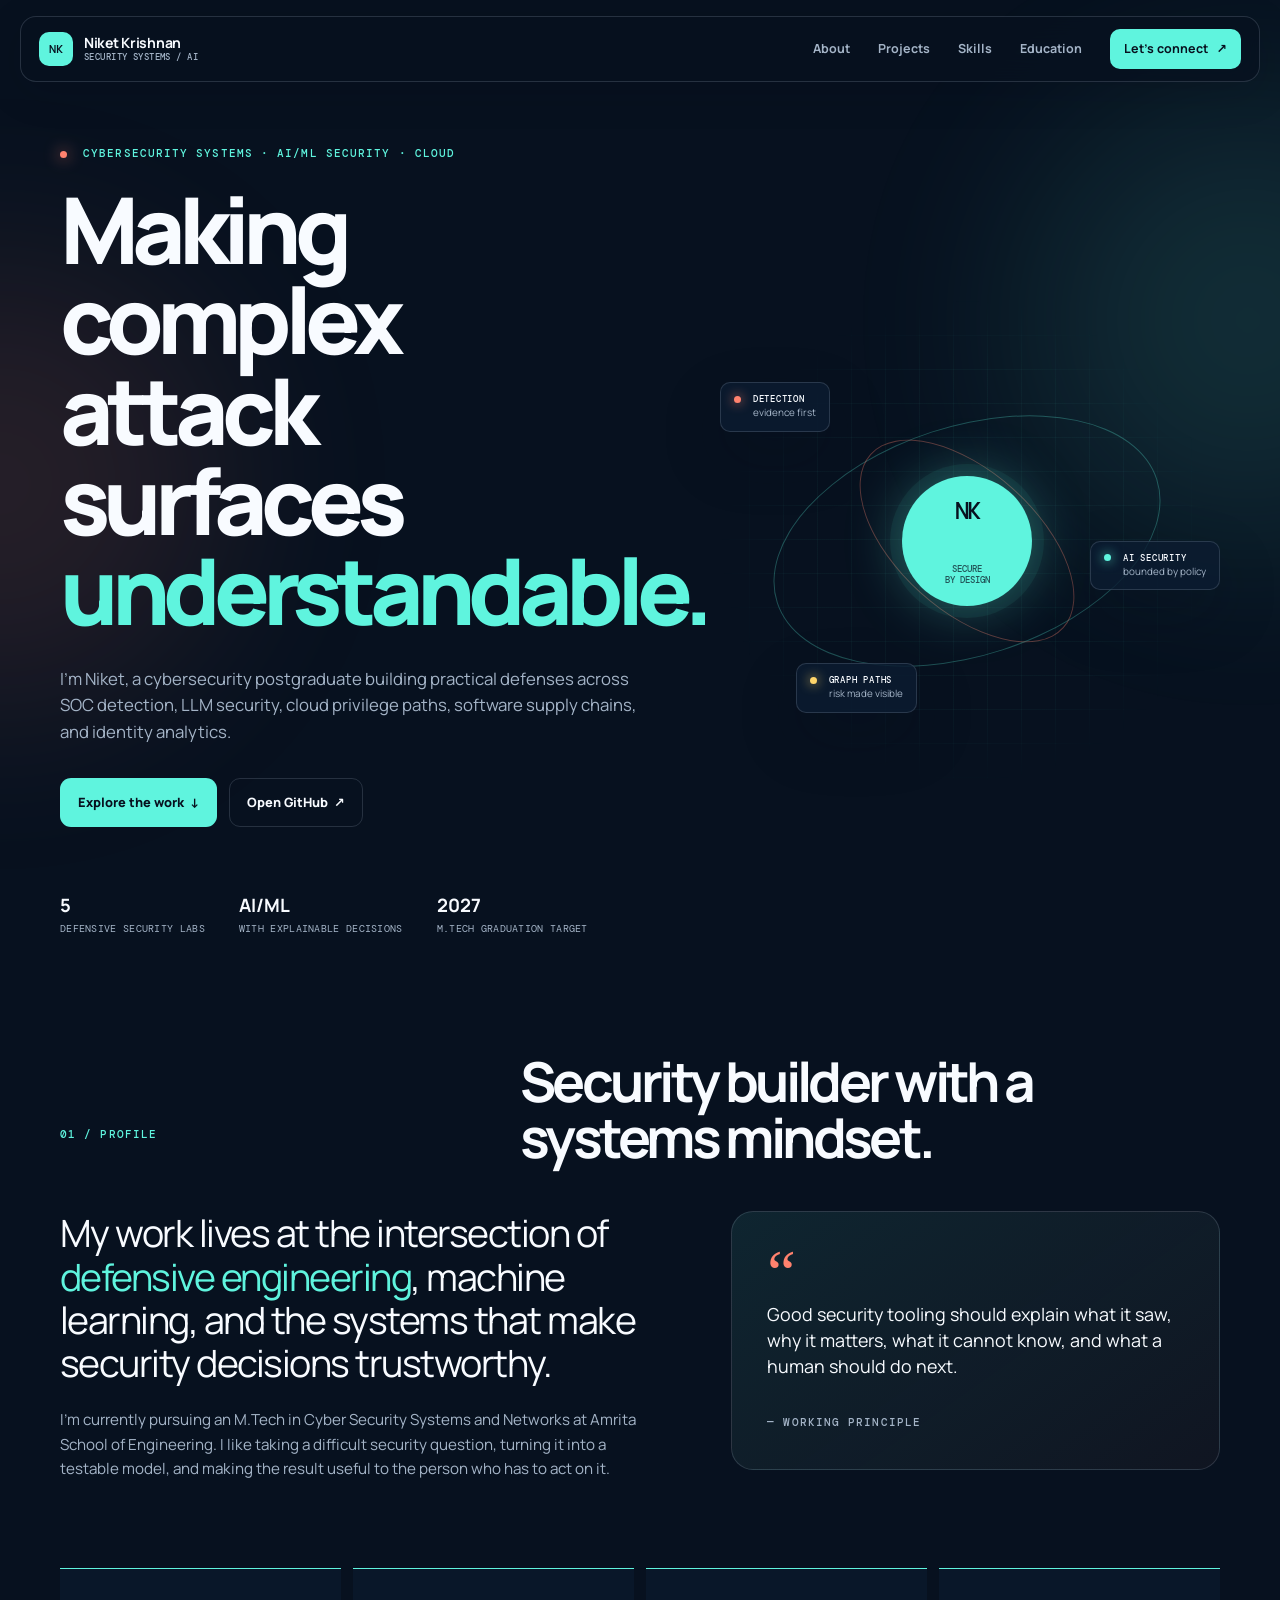
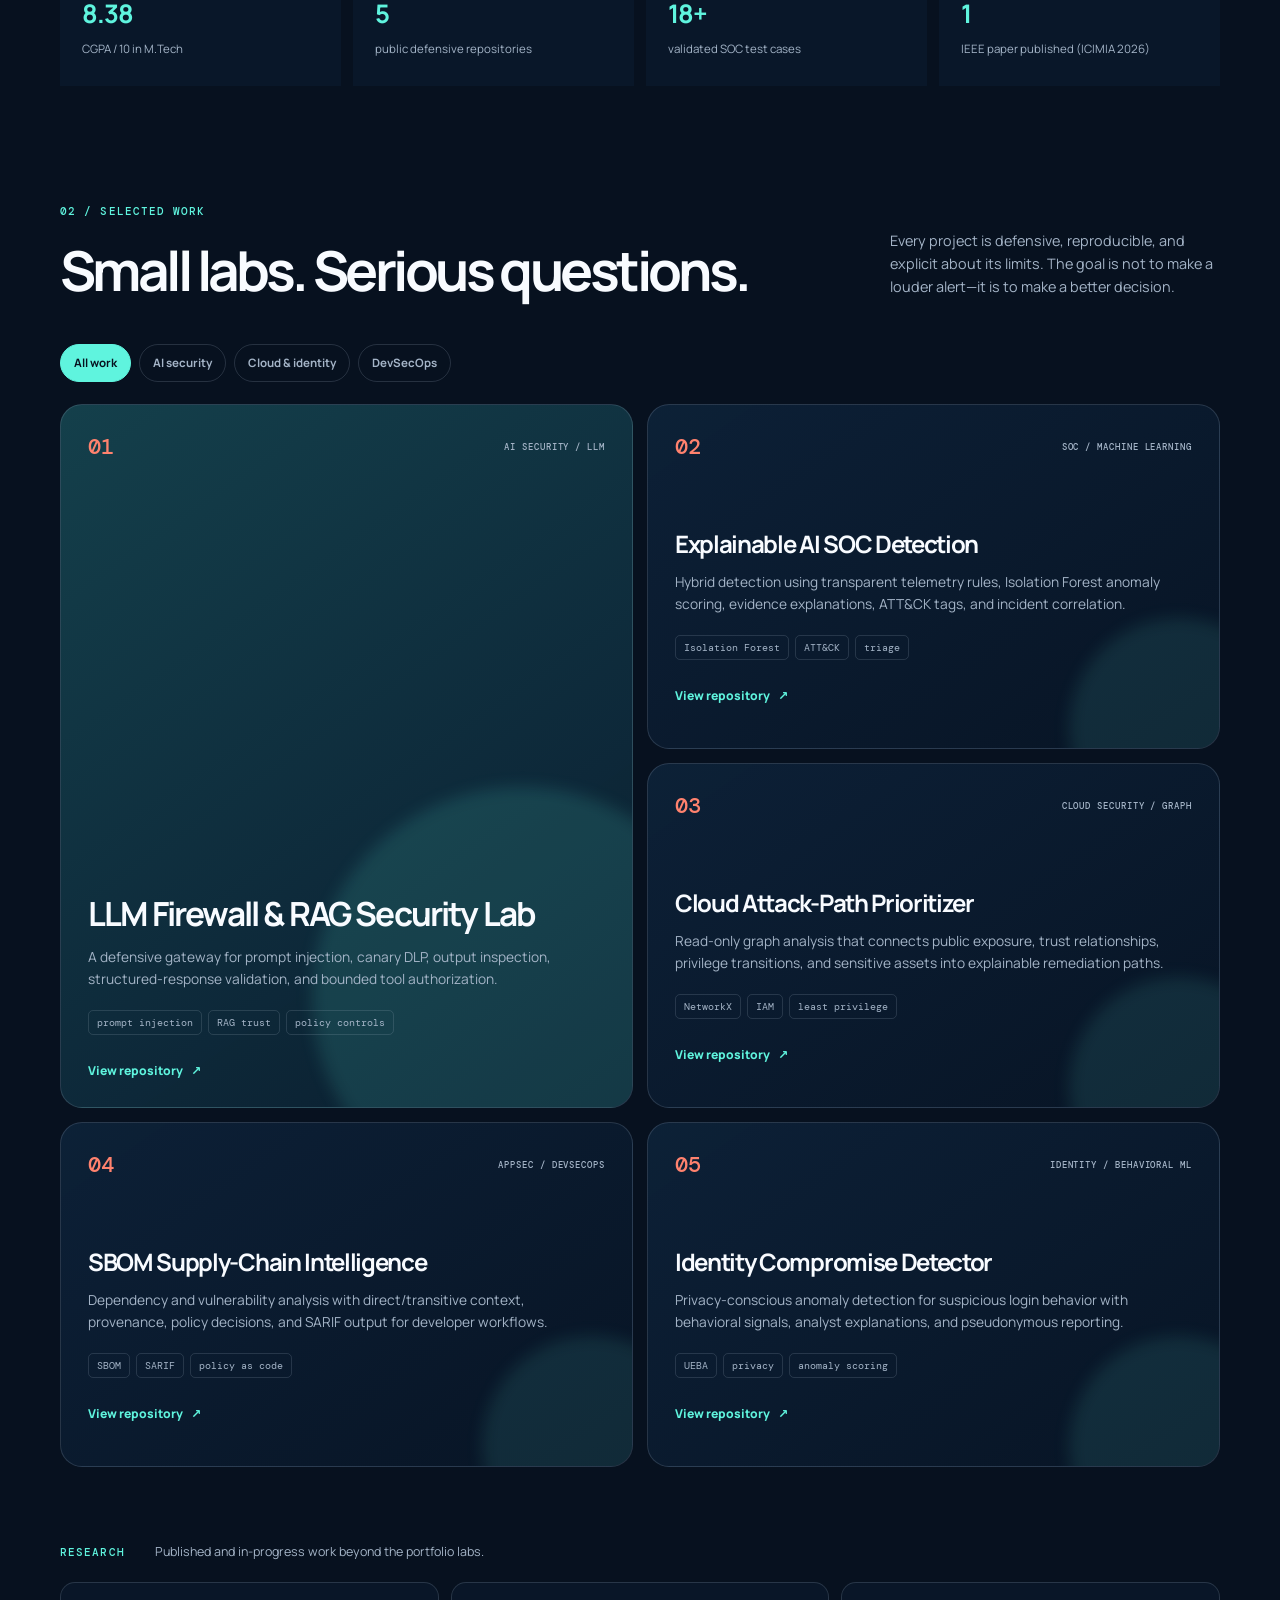
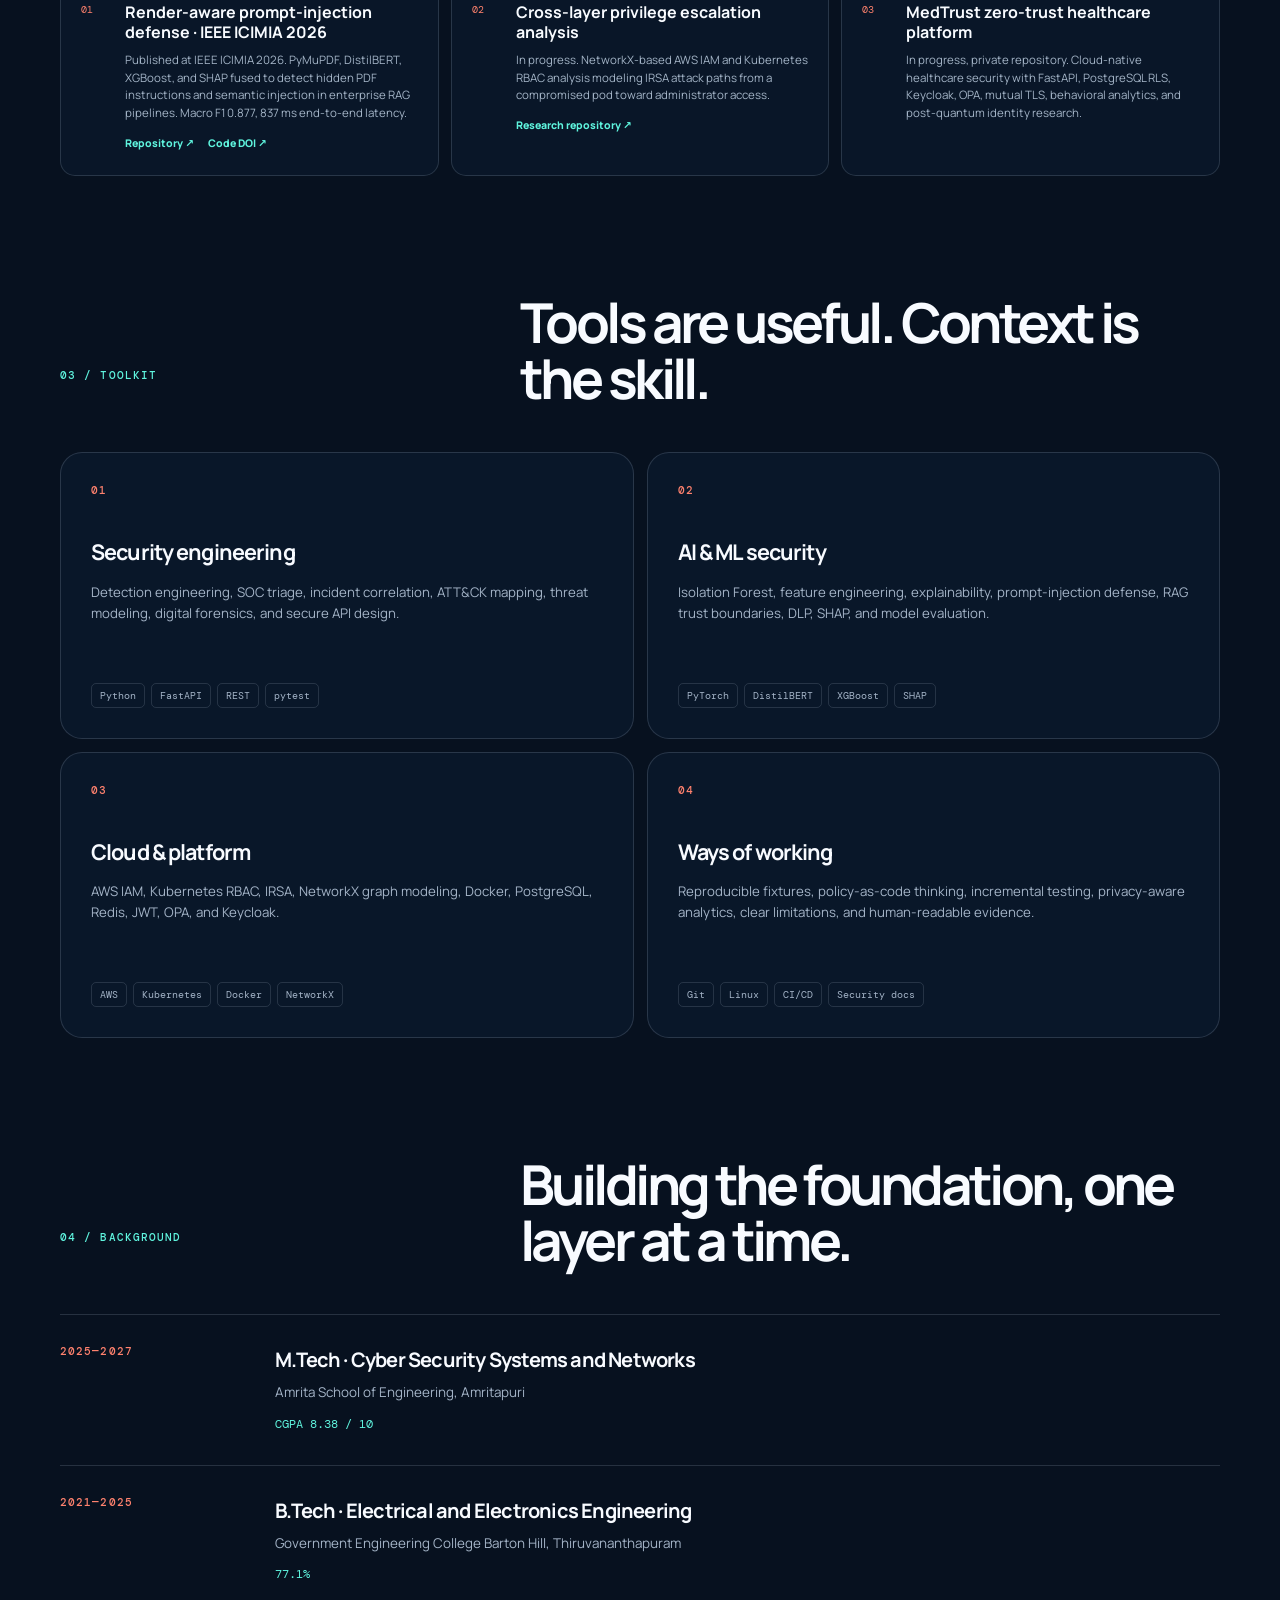
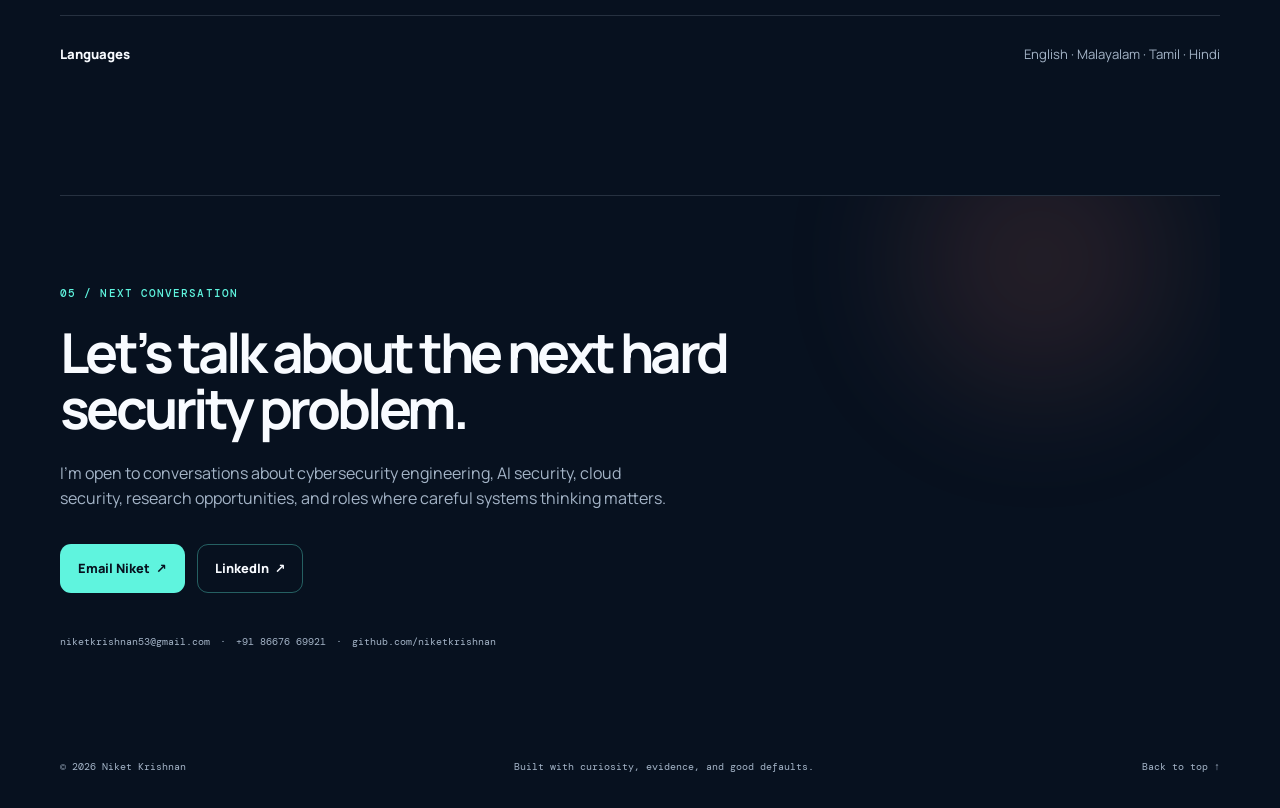
<file: index.html>
<!doctype html>
<html lang="en">
<head>
    <meta charset="UTF-8">
    <meta name="viewport" content="width=device-width, initial-scale=1.0">
    <meta name="description" content="Niket Krishnan — cybersecurity systems, AI security, cloud attack-path analysis, and defensive engineering portfolio.">
    <meta name="theme-color" content="#07111f">
    <title>Niket Krishnan | Cybersecurity Systems & AI Security</title>
    <link rel="icon" href="favicon.svg" type="image/svg+xml">
    <link rel="stylesheet" href="style.css">
    <script defer src="script.js"></script>
</head>
<body>
    <div class="ambient ambient-one" aria-hidden="true"></div>
    <div class="ambient ambient-two" aria-hidden="true"></div>

    <header class="site-header">
        <a class="brand" href="#home" aria-label="Niket Krishnan home">
            <span class="brand-mark">NK</span>
            <span class="brand-copy"><strong>Niket Krishnan</strong><small>security systems / ai</small></span>
        </a>
        <button class="menu-toggle" type="button" aria-expanded="false" aria-controls="primary-nav" aria-label="Open navigation">
            <span></span><span></span>
        </button>
        <nav id="primary-nav" class="primary-nav" aria-label="Primary navigation">
            <a href="#about">About</a>
            <a href="#projects">Projects</a>
            <a href="#skills">Skills</a>
            <a href="#education">Education</a>
            <a href="#contact" class="nav-cta">Let’s connect <span>↗</span></a>
        </nav>
    </header>

    <main>
        <section id="home" class="hero section-wrap">
            <div class="hero-copy reveal">
                <p class="eyebrow"><span class="eyebrow-dot"></span> Cybersecurity systems · AI/ML security · cloud</p>
                <h1>Making complex attack surfaces <em>understandable.</em></h1>
                <p class="hero-lede">I’m Niket, a cybersecurity postgraduate building practical defenses across SOC detection, LLM security, cloud privilege paths, software supply chains, and identity analytics.</p>
                <div class="hero-actions">
                    <a class="button button-primary" href="#projects">Explore the work <span>↓</span></a>
                    <a class="button button-ghost" href="https://github.com/niketkrishnan" target="_blank" rel="noreferrer">Open GitHub <span>↗</span></a>
                </div>
                <div class="hero-proof" aria-label="Portfolio highlights">
                    <div><strong>5</strong><span>defensive security labs</span></div>
                    <div><strong>AI/ML</strong><span>with explainable decisions</span></div>
                    <div><strong>2027</strong><span>M.Tech graduation target</span></div>
                </div>
            </div>
            <div class="hero-visual reveal reveal-delay" aria-label="Security architecture visual">
                <div class="visual-grid"></div>
                <div class="orbit orbit-large"></div>
                <div class="orbit orbit-small"></div>
                <div class="signal signal-one"><span class="signal-pulse"></span><b>DETECTION</b><small>evidence first</small></div>
                <div class="signal signal-two"><span class="signal-pulse"></span><b>AI SECURITY</b><small>bounded by policy</small></div>
                <div class="signal signal-three"><span class="signal-pulse"></span><b>GRAPH PATHS</b><small>risk made visible</small></div>
                <div class="core-node"><span>NK</span><small>secure<br>by design</small></div>
            </div>
        </section>

        <section id="about" class="section-wrap section-block">
            <div class="section-heading reveal"><p class="section-index">01 / PROFILE</p><h2>Security builder with a systems mindset.</h2></div>
            <div class="about-grid">
                <div class="about-lede reveal"><p class="large-copy">My work lives at the intersection of <span>defensive engineering</span>, machine learning, and the systems that make security decisions trustworthy.</p><p>I’m currently pursuing an M.Tech in Cyber Security Systems and Networks at Amrita School of Engineering. I like taking a difficult security question, turning it into a testable model, and making the result useful to the person who has to act on it.</p></div>
                <div class="about-note reveal reveal-delay"><span class="quote-mark">“</span><p>Good security tooling should explain what it saw, why it matters, what it cannot know, and what a human should do next.</p><span class="note-signature">— working principle</span></div>
            </div>
            <div class="stat-row reveal">
                <div class="stat-card"><strong>8.38</strong><span>CGPA / 10 in M.Tech</span></div>
                <div class="stat-card"><strong>5</strong><span>public defensive repositories</span></div>
                <div class="stat-card"><strong>18+</strong><span>validated SOC test cases</span></div>
                <div class="stat-card"><strong>1</strong><span>IEEE paper published (ICIMIA 2026)</span></div>
            </div>
        </section>

        <section id="projects" class="section-wrap section-block">
            <div class="section-heading project-heading reveal"><div><p class="section-index">02 / SELECTED WORK</p><h2>Small labs. Serious questions.</h2></div><p class="section-intro">Every project is defensive, reproducible, and explicit about its limits. The goal is not to make a louder alert—it is to make a better decision.</p></div>
            <div class="filter-bar reveal" role="group" aria-label="Filter projects">
                <button class="filter-button is-active" data-filter="all">All work</button>
                <button class="filter-button" data-filter="ai">AI security</button>
                <button class="filter-button" data-filter="cloud">Cloud & identity</button>
                <button class="filter-button" data-filter="devsecops">DevSecOps</button>
            </div>
            <div class="project-grid">
                <article class="project-card project-featured reveal" data-domain="ai">
                    <div class="project-top"><span class="project-number">01</span><span class="project-type">AI security / LLM</span></div>
                    <h3>LLM Firewall & RAG Security Lab</h3>
                    <p>A defensive gateway for prompt injection, canary DLP, output inspection, structured-response validation, and bounded tool authorization.</p>
                    <div class="tag-list"><span>prompt injection</span><span>RAG trust</span><span>policy controls</span></div>
                    <a class="project-link" href="https://github.com/niketkrishnan/llm-firewall-rag-security-lab" target="_blank" rel="noreferrer">View repository <span>↗</span></a>
                </article>
                <article class="project-card reveal" data-domain="ai">
                    <div class="project-top"><span class="project-number">02</span><span class="project-type">SOC / machine learning</span></div>
                    <h3>Explainable AI SOC Detection</h3>
                    <p>Hybrid detection using transparent telemetry rules, Isolation Forest anomaly scoring, evidence explanations, ATT&CK tags, and incident correlation.</p>
                    <div class="tag-list"><span>Isolation Forest</span><span>ATT&CK</span><span>triage</span></div>
                    <a class="project-link" href="https://github.com/niketkrishnan/explainable-ai-soc" target="_blank" rel="noreferrer">View repository <span>↗</span></a>
                </article>
                <article class="project-card reveal" data-domain="cloud">
                    <div class="project-top"><span class="project-number">03</span><span class="project-type">Cloud security / graph</span></div>
                    <h3>Cloud Attack-Path Prioritizer</h3>
                    <p>Read-only graph analysis that connects public exposure, trust relationships, privilege transitions, and sensitive assets into explainable remediation paths.</p>
                    <div class="tag-list"><span>NetworkX</span><span>IAM</span><span>least privilege</span></div>
                    <a class="project-link" href="https://github.com/niketkrishnan/cloud-attack-path-prioritizer" target="_blank" rel="noreferrer">View repository <span>↗</span></a>
                </article>
                <article class="project-card reveal" data-domain="devsecops">
                    <div class="project-top"><span class="project-number">04</span><span class="project-type">AppSec / DevSecOps</span></div>
                    <h3>SBOM Supply-Chain Intelligence</h3>
                    <p>Dependency and vulnerability analysis with direct/transitive context, provenance, policy decisions, and SARIF output for developer workflows.</p>
                    <div class="tag-list"><span>SBOM</span><span>SARIF</span><span>policy as code</span></div>
                    <a class="project-link" href="https://github.com/niketkrishnan/sbom-supply-chain-intelligence" target="_blank" rel="noreferrer">View repository <span>↗</span></a>
                </article>
                <article class="project-card reveal" data-domain="cloud">
                    <div class="project-top"><span class="project-number">05</span><span class="project-type">Identity / behavioral ML</span></div>
                    <h3>Identity Compromise Detector</h3>
                    <p>Privacy-conscious anomaly detection for suspicious login behavior with behavioral signals, analyst explanations, and pseudonymous reporting.</p>
                    <div class="tag-list"><span>UEBA</span><span>privacy</span><span>anomaly scoring</span></div>
                    <a class="project-link" href="https://github.com/niketkrishnan/identity-compromise-detector" target="_blank" rel="noreferrer">View repository <span>↗</span></a>
                </article>
            </div>
            <div class="research-header reveal"><p class="section-index">RESEARCH</p><p>Published and in-progress work beyond the portfolio labs.</p></div>
            <div class="research-grid">
                <article class="research-card reveal"><span>01</span><div><h3>Render-aware prompt-injection defense · IEEE ICIMIA 2026</h3><p>Published at IEEE ICIMIA 2026. PyMuPDF, DistilBERT, XGBoost, and SHAP fused to detect hidden PDF instructions and semantic injection in enterprise RAG pipelines. Macro F1 0.877, 837 ms end-to-end latency.</p><a href="https://github.com/niketkrishnan/Render-Aware-Prompt-Injection-Defence" target="_blank" rel="noreferrer" style="margin-right:14px">Repository ↗</a><a href="https://doi.org/10.5281/zenodo.23755370" target="_blank" rel="noreferrer">Code DOI ↗</a></div></article>
                <article class="research-card reveal"><span>02</span><div><h3>Cross-layer privilege escalation analysis</h3><p>In progress. NetworkX-based AWS IAM and Kubernetes RBAC analysis modeling IRSA attack paths from a compromised pod toward administrator access.</p><a href="https://github.com/niketkrishnan/CROSSGUARD" target="_blank" rel="noreferrer">Research repository ↗</a></div></article>
                <article class="research-card reveal"><span>03</span><div><h3>MedTrust zero-trust healthcare platform</h3><p>In progress, private repository. Cloud-native healthcare security with FastAPI, PostgreSQL RLS, Keycloak, OPA, mutual TLS, behavioral analytics, and post-quantum identity research.</p></div></article>
            </div>
        </section>

        <section id="skills" class="section-wrap section-block">
            <div class="section-heading reveal"><p class="section-index">03 / TOOLKIT</p><h2>Tools are useful. Context is the skill.</h2></div>
            <div class="skills-grid">
                <div class="skill-group reveal"><span class="skill-icon">01</span><h3>Security engineering</h3><p>Detection engineering, SOC triage, incident correlation, ATT&CK mapping, threat modeling, digital forensics, and secure API design.</p><div class="skill-chips"><span>Python</span><span>FastAPI</span><span>REST</span><span>pytest</span></div></div>
                <div class="skill-group reveal reveal-delay"><span class="skill-icon">02</span><h3>AI & ML security</h3><p>Isolation Forest, feature engineering, explainability, prompt-injection defense, RAG trust boundaries, DLP, SHAP, and model evaluation.</p><div class="skill-chips"><span>PyTorch</span><span>DistilBERT</span><span>XGBoost</span><span>SHAP</span></div></div>
                <div class="skill-group reveal"><span class="skill-icon">03</span><h3>Cloud & platform</h3><p>AWS IAM, Kubernetes RBAC, IRSA, NetworkX graph modeling, Docker, PostgreSQL, Redis, JWT, OPA, and Keycloak.</p><div class="skill-chips"><span>AWS</span><span>Kubernetes</span><span>Docker</span><span>NetworkX</span></div></div>
                <div class="skill-group reveal reveal-delay"><span class="skill-icon">04</span><h3>Ways of working</h3><p>Reproducible fixtures, policy-as-code thinking, incremental testing, privacy-aware analytics, clear limitations, and human-readable evidence.</p><div class="skill-chips"><span>Git</span><span>Linux</span><span>CI/CD</span><span>Security docs</span></div></div>
            </div>
        </section>

        <section id="education" class="section-wrap section-block">
            <div class="section-heading reveal"><p class="section-index">04 / BACKGROUND</p><h2>Building the foundation, one layer at a time.</h2></div>
            <div class="timeline">
                <div class="timeline-item reveal"><span class="timeline-year">2025—2027</span><div><h3>M.Tech · Cyber Security Systems and Networks</h3><p>Amrita School of Engineering, Amritapuri</p><strong>CGPA 8.38 / 10</strong></div></div>
                <div class="timeline-item reveal"><span class="timeline-year">2021—2025</span><div><h3>B.Tech · Electrical and Electronics Engineering</h3><p>Government Engineering College Barton Hill, Thiruvananthapuram</p><strong>77.1%</strong></div></div>
            </div>
            <div class="language-line reveal"><span>Languages</span><p>English · Malayalam · Tamil · Hindi</p></div>
        </section>

        <section id="contact" class="contact-section section-wrap reveal">
            <div class="contact-glow"></div>
            <p class="section-index">05 / NEXT CONVERSATION</p>
            <h2>Let’s talk about the next hard security problem.</h2>
            <p>I’m open to conversations about cybersecurity engineering, AI security, cloud security, research opportunities, and roles where careful systems thinking matters.</p>
            <div class="contact-actions"><a class="button button-primary" href="mailto:niketkrishnan53@gmail.com">Email Niket <span>↗</span></a><a class="button button-ghost light-ghost" href="https://www.linkedin.com/in/niket-krishnan" target="_blank" rel="noreferrer">LinkedIn <span>↗</span></a></div>
            <div class="contact-details"><a href="mailto:niketkrishnan53@gmail.com">niketkrishnan53@gmail.com</a><span>·</span><a href="tel:+918667669921">+91 86676 69921</a><span>·</span><a href="https://github.com/niketkrishnan" target="_blank" rel="noreferrer">github.com/niketkrishnan</a></div>
        </section>
    </main>

    <footer class="site-footer section-wrap"><span>© <span id="year"></span> Niket Krishnan</span><span>Built with curiosity, evidence, and good defaults.</span><a href="#home">Back to top ↑</a></footer>
</body>
</html>
</file>
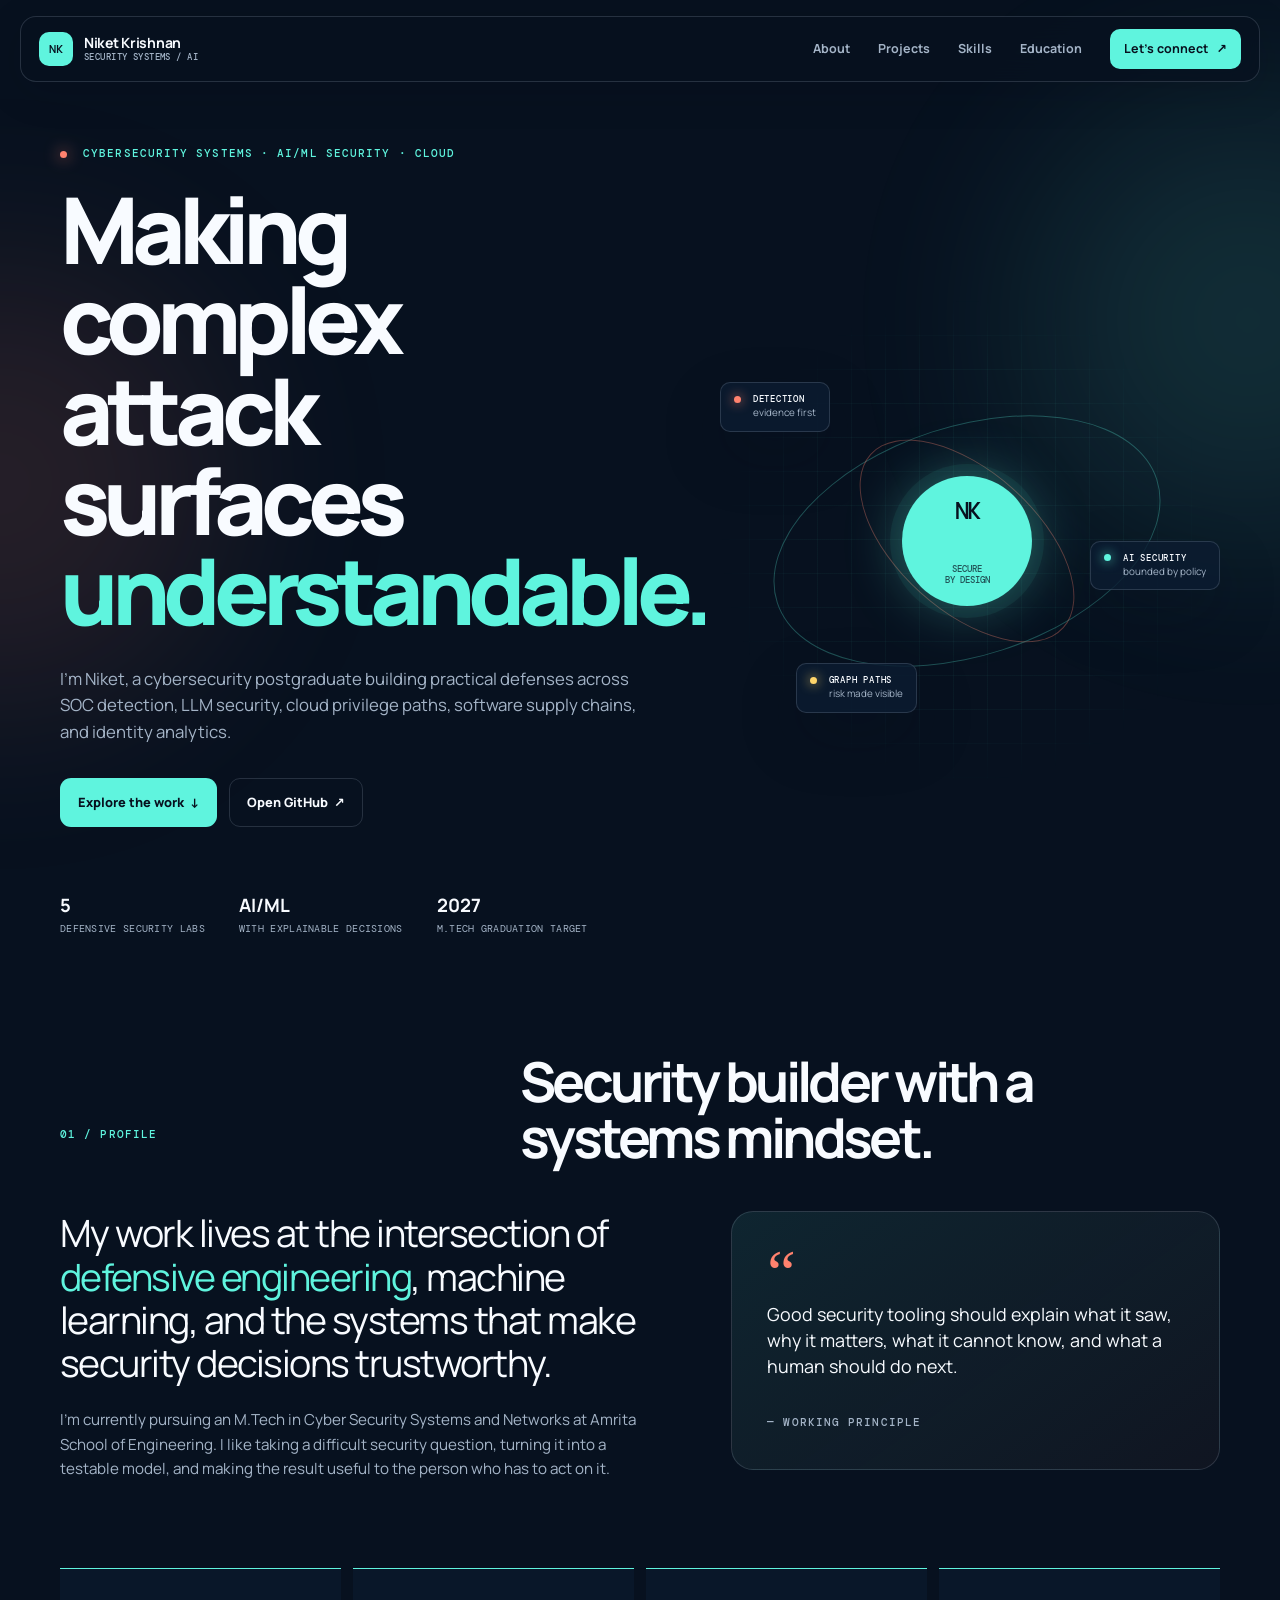
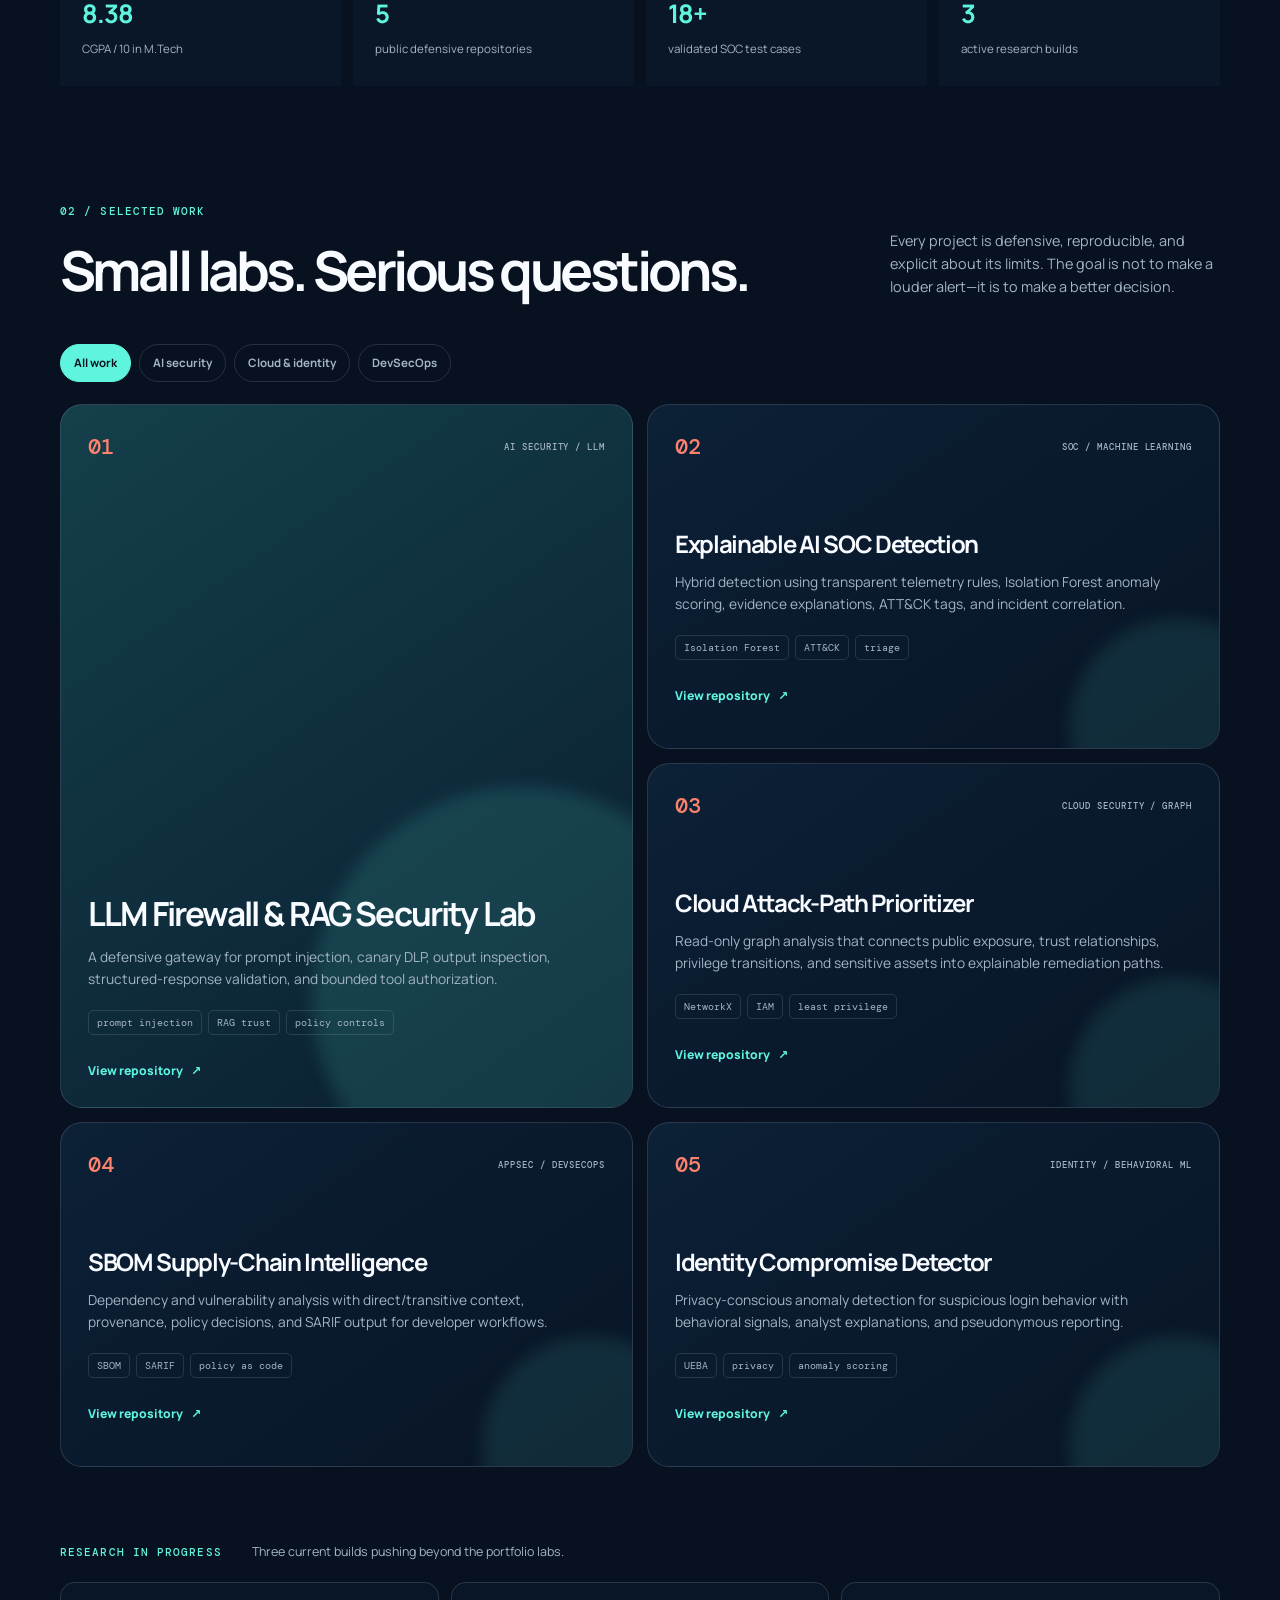
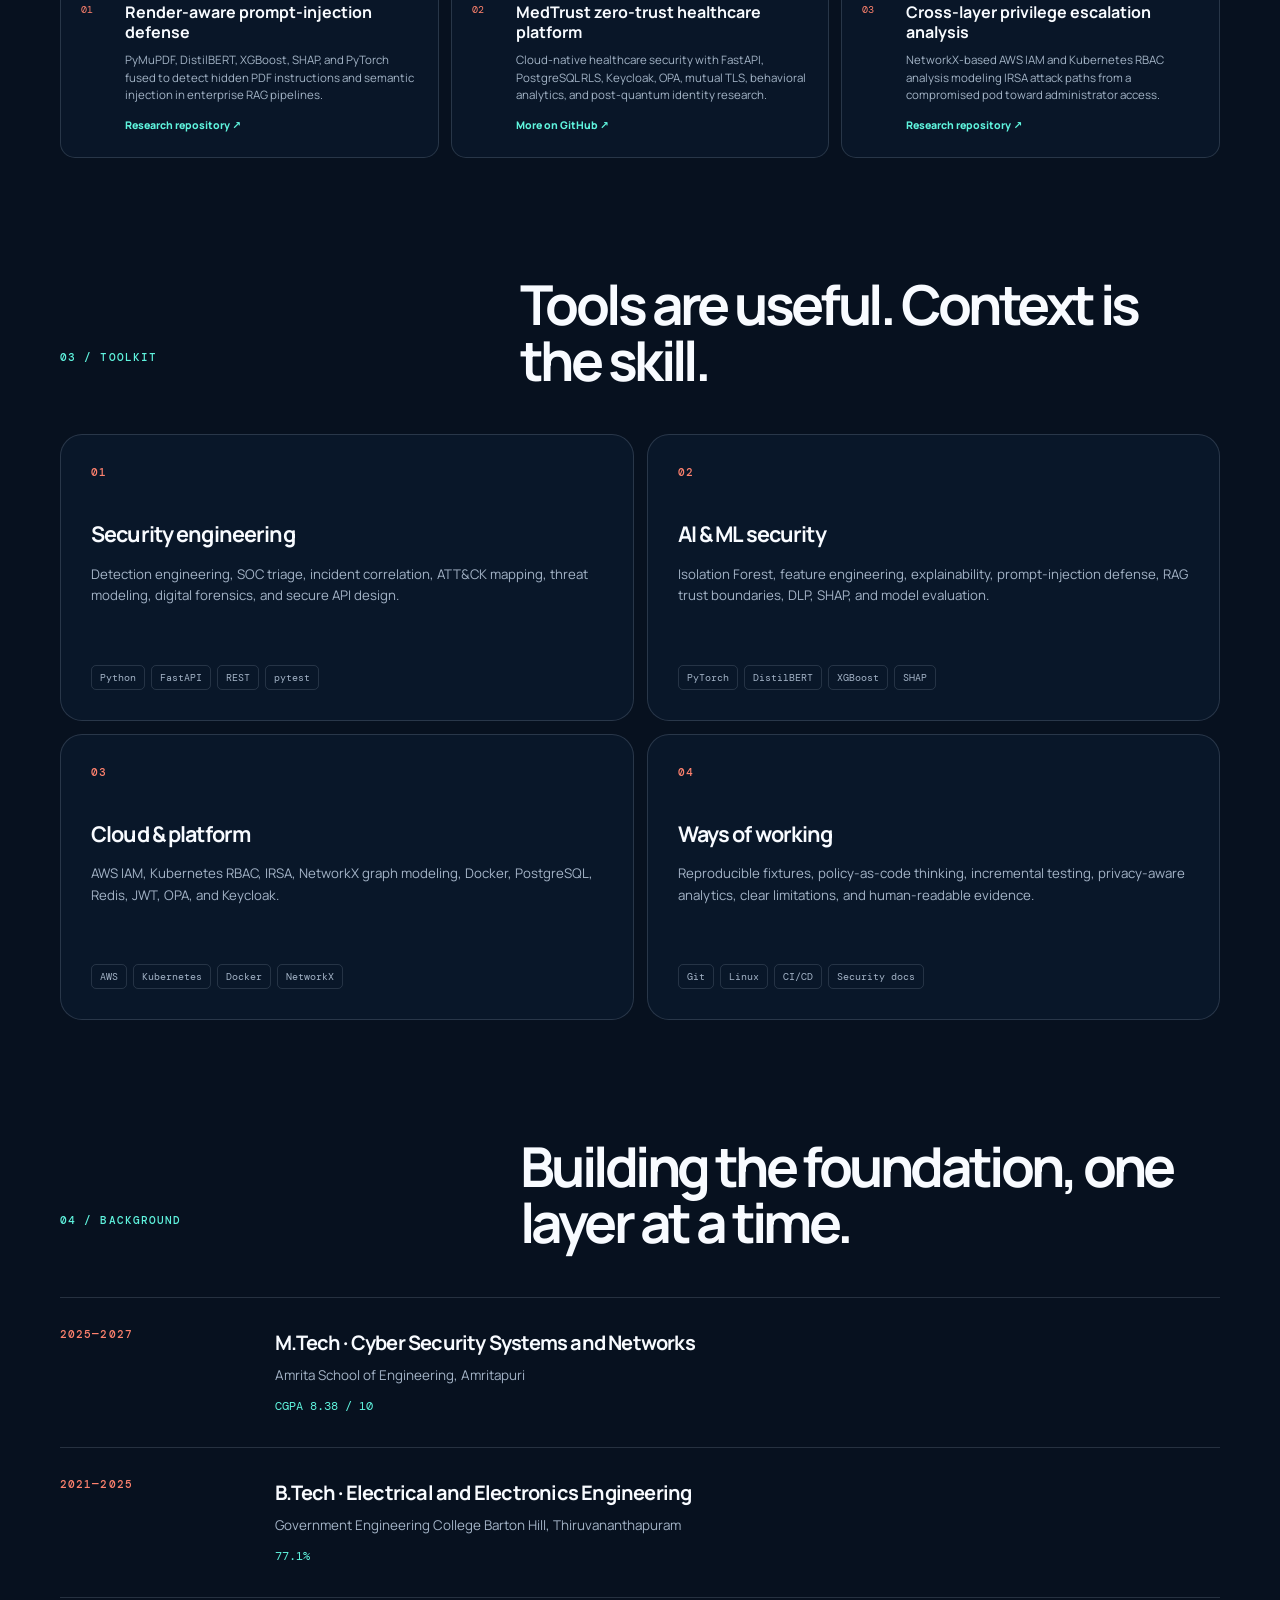
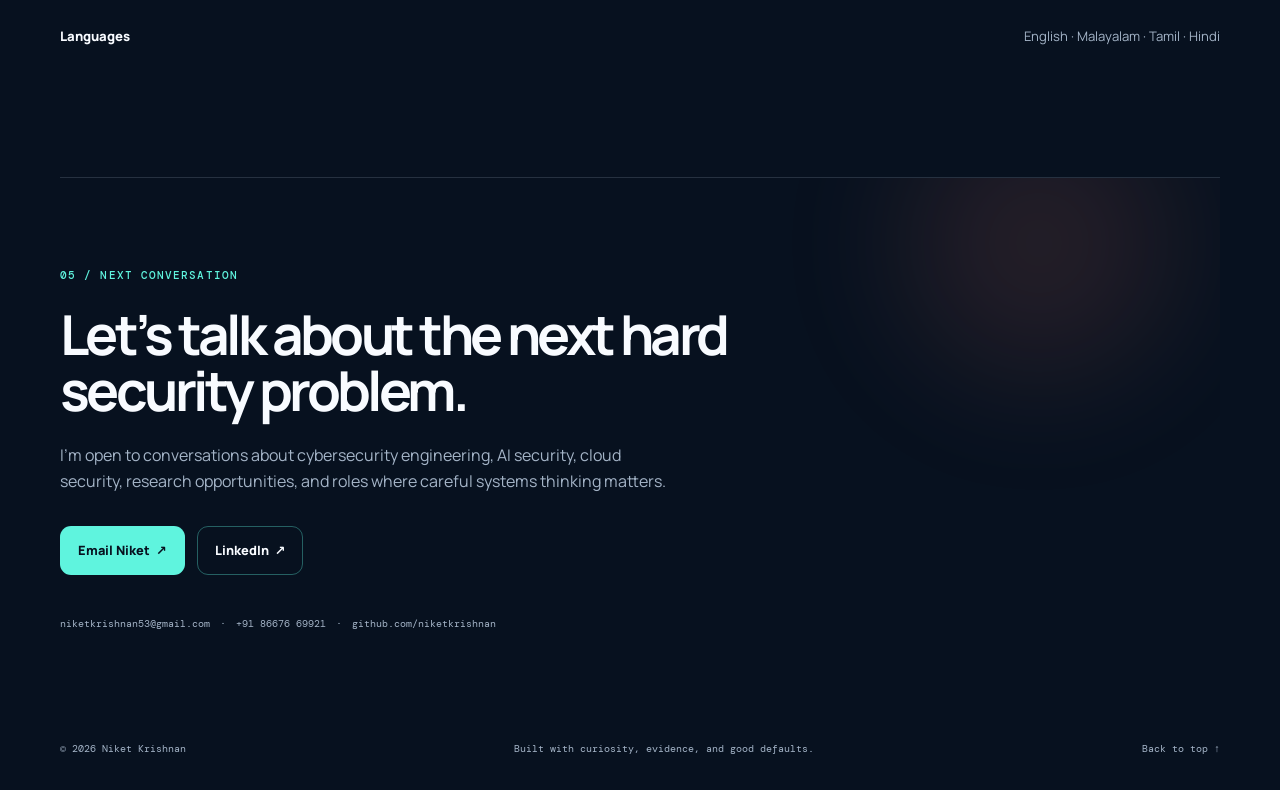
<file: Website/index.html>
<!doctype html>
<html lang="en">
<head>
    <meta charset="UTF-8">
    <meta name="viewport" content="width=device-width, initial-scale=1.0">
    <meta name="description" content="Niket Krishnan — cybersecurity systems, AI security, cloud attack-path analysis, and defensive engineering portfolio.">
    <meta name="theme-color" content="#07111f">
    <title>Niket Krishnan | Cybersecurity Systems & AI Security</title>
    <link rel="icon" href="favicon.svg" type="image/svg+xml">
    <link rel="stylesheet" href="style.css">
    <script defer src="script.js"></script>
</head>
<body>
    <div class="ambient ambient-one" aria-hidden="true"></div>
    <div class="ambient ambient-two" aria-hidden="true"></div>

    <header class="site-header">
        <a class="brand" href="#home" aria-label="Niket Krishnan home">
            <span class="brand-mark">NK</span>
            <span class="brand-copy"><strong>Niket Krishnan</strong><small>security systems / ai</small></span>
        </a>
        <button class="menu-toggle" type="button" aria-expanded="false" aria-controls="primary-nav" aria-label="Open navigation">
            <span></span><span></span>
        </button>
        <nav id="primary-nav" class="primary-nav" aria-label="Primary navigation">
            <a href="#about">About</a>
            <a href="#projects">Projects</a>
            <a href="#skills">Skills</a>
            <a href="#education">Education</a>
            <a href="#contact" class="nav-cta">Let’s connect <span>↗</span></a>
        </nav>
    </header>

    <main>
        <section id="home" class="hero section-wrap">
            <div class="hero-copy reveal">
                <p class="eyebrow"><span class="eyebrow-dot"></span> Cybersecurity systems · AI/ML security · cloud</p>
                <h1>Making complex attack surfaces <em>understandable.</em></h1>
                <p class="hero-lede">I’m Niket, a cybersecurity postgraduate building practical defenses across SOC detection, LLM security, cloud privilege paths, software supply chains, and identity analytics.</p>
                <div class="hero-actions">
                    <a class="button button-primary" href="#projects">Explore the work <span>↓</span></a>
                    <a class="button button-ghost" href="https://github.com/niketkrishnan" target="_blank" rel="noreferrer">Open GitHub <span>↗</span></a>
                </div>
                <div class="hero-proof" aria-label="Portfolio highlights">
                    <div><strong>5</strong><span>defensive security labs</span></div>
                    <div><strong>AI/ML</strong><span>with explainable decisions</span></div>
                    <div><strong>2027</strong><span>M.Tech graduation target</span></div>
                </div>
            </div>
            <div class="hero-visual reveal reveal-delay" aria-label="Security architecture visual">
                <div class="visual-grid"></div>
                <div class="orbit orbit-large"></div>
                <div class="orbit orbit-small"></div>
                <div class="signal signal-one"><span class="signal-pulse"></span><b>DETECTION</b><small>evidence first</small></div>
                <div class="signal signal-two"><span class="signal-pulse"></span><b>AI SECURITY</b><small>bounded by policy</small></div>
                <div class="signal signal-three"><span class="signal-pulse"></span><b>GRAPH PATHS</b><small>risk made visible</small></div>
                <div class="core-node"><span>NK</span><small>secure<br>by design</small></div>
            </div>
        </section>

        <section id="about" class="section-wrap section-block">
            <div class="section-heading reveal"><p class="section-index">01 / PROFILE</p><h2>Security builder with a systems mindset.</h2></div>
            <div class="about-grid">
                <div class="about-lede reveal"><p class="large-copy">My work lives at the intersection of <span>defensive engineering</span>, machine learning, and the systems that make security decisions trustworthy.</p><p>I’m currently pursuing an M.Tech in Cyber Security Systems and Networks at Amrita School of Engineering. I like taking a difficult security question, turning it into a testable model, and making the result useful to the person who has to act on it.</p></div>
                <div class="about-note reveal reveal-delay"><span class="quote-mark">“</span><p>Good security tooling should explain what it saw, why it matters, what it cannot know, and what a human should do next.</p><span class="note-signature">— working principle</span></div>
            </div>
            <div class="stat-row reveal">
                <div class="stat-card"><strong>8.38</strong><span>CGPA / 10 in M.Tech</span></div>
                <div class="stat-card"><strong>5</strong><span>public defensive repositories</span></div>
                <div class="stat-card"><strong>18+</strong><span>validated SOC test cases</span></div>
                <div class="stat-card"><strong>3</strong><span>active research builds</span></div>
            </div>
        </section>

        <section id="projects" class="section-wrap section-block">
            <div class="section-heading project-heading reveal"><div><p class="section-index">02 / SELECTED WORK</p><h2>Small labs. Serious questions.</h2></div><p class="section-intro">Every project is defensive, reproducible, and explicit about its limits. The goal is not to make a louder alert—it is to make a better decision.</p></div>
            <div class="filter-bar reveal" role="group" aria-label="Filter projects">
                <button class="filter-button is-active" data-filter="all">All work</button>
                <button class="filter-button" data-filter="ai">AI security</button>
                <button class="filter-button" data-filter="cloud">Cloud & identity</button>
                <button class="filter-button" data-filter="devsecops">DevSecOps</button>
            </div>
            <div class="project-grid">
                <article class="project-card project-featured reveal" data-domain="ai">
                    <div class="project-top"><span class="project-number">01</span><span class="project-type">AI security / LLM</span></div>
                    <h3>LLM Firewall & RAG Security Lab</h3>
                    <p>A defensive gateway for prompt injection, canary DLP, output inspection, structured-response validation, and bounded tool authorization.</p>
                    <div class="tag-list"><span>prompt injection</span><span>RAG trust</span><span>policy controls</span></div>
                    <a class="project-link" href="https://github.com/niketkrishnan/llm-firewall-rag-security-lab" target="_blank" rel="noreferrer">View repository <span>↗</span></a>
                </article>
                <article class="project-card reveal" data-domain="ai">
                    <div class="project-top"><span class="project-number">02</span><span class="project-type">SOC / machine learning</span></div>
                    <h3>Explainable AI SOC Detection</h3>
                    <p>Hybrid detection using transparent telemetry rules, Isolation Forest anomaly scoring, evidence explanations, ATT&CK tags, and incident correlation.</p>
                    <div class="tag-list"><span>Isolation Forest</span><span>ATT&CK</span><span>triage</span></div>
                    <a class="project-link" href="https://github.com/niketkrishnan/explainable-ai-soc" target="_blank" rel="noreferrer">View repository <span>↗</span></a>
                </article>
                <article class="project-card reveal" data-domain="cloud">
                    <div class="project-top"><span class="project-number">03</span><span class="project-type">Cloud security / graph</span></div>
                    <h3>Cloud Attack-Path Prioritizer</h3>
                    <p>Read-only graph analysis that connects public exposure, trust relationships, privilege transitions, and sensitive assets into explainable remediation paths.</p>
                    <div class="tag-list"><span>NetworkX</span><span>IAM</span><span>least privilege</span></div>
                    <a class="project-link" href="https://github.com/niketkrishnan/cloud-attack-path-prioritizer" target="_blank" rel="noreferrer">View repository <span>↗</span></a>
                </article>
                <article class="project-card reveal" data-domain="devsecops">
                    <div class="project-top"><span class="project-number">04</span><span class="project-type">AppSec / DevSecOps</span></div>
                    <h3>SBOM Supply-Chain Intelligence</h3>
                    <p>Dependency and vulnerability analysis with direct/transitive context, provenance, policy decisions, and SARIF output for developer workflows.</p>
                    <div class="tag-list"><span>SBOM</span><span>SARIF</span><span>policy as code</span></div>
                    <a class="project-link" href="https://github.com/niketkrishnan/sbom-supply-chain-intelligence" target="_blank" rel="noreferrer">View repository <span>↗</span></a>
                </article>
                <article class="project-card reveal" data-domain="cloud">
                    <div class="project-top"><span class="project-number">05</span><span class="project-type">Identity / behavioral ML</span></div>
                    <h3>Identity Compromise Detector</h3>
                    <p>Privacy-conscious anomaly detection for suspicious login behavior with behavioral signals, analyst explanations, and pseudonymous reporting.</p>
                    <div class="tag-list"><span>UEBA</span><span>privacy</span><span>anomaly scoring</span></div>
                    <a class="project-link" href="https://github.com/niketkrishnan/identity-compromise-detector" target="_blank" rel="noreferrer">View repository <span>↗</span></a>
                </article>
            </div>
            <div class="research-header reveal"><p class="section-index">RESEARCH IN PROGRESS</p><p>Three current builds pushing beyond the portfolio labs.</p></div>
            <div class="research-grid">
                <article class="research-card reveal"><span>01</span><div><h3>Render-aware prompt-injection defense</h3><p>PyMuPDF, DistilBERT, XGBoost, SHAP, and PyTorch fused to detect hidden PDF instructions and semantic injection in enterprise RAG pipelines.</p><a href="https://github.com/niketkrishnan/Render-Aware-Prompt-Injection-Defence" target="_blank" rel="noreferrer">Research repository ↗</a></div></article>
                <article class="research-card reveal"><span>02</span><div><h3>MedTrust zero-trust healthcare platform</h3><p>Cloud-native healthcare security with FastAPI, PostgreSQL RLS, Keycloak, OPA, mutual TLS, behavioral analytics, and post-quantum identity research.</p><a href="https://github.com/niketkrishnan" target="_blank" rel="noreferrer">More on GitHub ↗</a></div></article>
                <article class="research-card reveal"><span>03</span><div><h3>Cross-layer privilege escalation analysis</h3><p>NetworkX-based AWS IAM and Kubernetes RBAC analysis modeling IRSA attack paths from a compromised pod toward administrator access.</p><a href="https://github.com/niketkrishnan/CROSSGAURD" target="_blank" rel="noreferrer">Research repository ↗</a></div></article>
            </div>
        </section>

        <section id="skills" class="section-wrap section-block">
            <div class="section-heading reveal"><p class="section-index">03 / TOOLKIT</p><h2>Tools are useful. Context is the skill.</h2></div>
            <div class="skills-grid">
                <div class="skill-group reveal"><span class="skill-icon">01</span><h3>Security engineering</h3><p>Detection engineering, SOC triage, incident correlation, ATT&CK mapping, threat modeling, digital forensics, and secure API design.</p><div class="skill-chips"><span>Python</span><span>FastAPI</span><span>REST</span><span>pytest</span></div></div>
                <div class="skill-group reveal reveal-delay"><span class="skill-icon">02</span><h3>AI & ML security</h3><p>Isolation Forest, feature engineering, explainability, prompt-injection defense, RAG trust boundaries, DLP, SHAP, and model evaluation.</p><div class="skill-chips"><span>PyTorch</span><span>DistilBERT</span><span>XGBoost</span><span>SHAP</span></div></div>
                <div class="skill-group reveal"><span class="skill-icon">03</span><h3>Cloud & platform</h3><p>AWS IAM, Kubernetes RBAC, IRSA, NetworkX graph modeling, Docker, PostgreSQL, Redis, JWT, OPA, and Keycloak.</p><div class="skill-chips"><span>AWS</span><span>Kubernetes</span><span>Docker</span><span>NetworkX</span></div></div>
                <div class="skill-group reveal reveal-delay"><span class="skill-icon">04</span><h3>Ways of working</h3><p>Reproducible fixtures, policy-as-code thinking, incremental testing, privacy-aware analytics, clear limitations, and human-readable evidence.</p><div class="skill-chips"><span>Git</span><span>Linux</span><span>CI/CD</span><span>Security docs</span></div></div>
            </div>
        </section>

        <section id="education" class="section-wrap section-block">
            <div class="section-heading reveal"><p class="section-index">04 / BACKGROUND</p><h2>Building the foundation, one layer at a time.</h2></div>
            <div class="timeline">
                <div class="timeline-item reveal"><span class="timeline-year">2025—2027</span><div><h3>M.Tech · Cyber Security Systems and Networks</h3><p>Amrita School of Engineering, Amritapuri</p><strong>CGPA 8.38 / 10</strong></div></div>
                <div class="timeline-item reveal"><span class="timeline-year">2021—2025</span><div><h3>B.Tech · Electrical and Electronics Engineering</h3><p>Government Engineering College Barton Hill, Thiruvananthapuram</p><strong>77.1%</strong></div></div>
            </div>
            <div class="language-line reveal"><span>Languages</span><p>English · Malayalam · Tamil · Hindi</p></div>
        </section>

        <section id="contact" class="contact-section section-wrap reveal">
            <div class="contact-glow"></div>
            <p class="section-index">05 / NEXT CONVERSATION</p>
            <h2>Let’s talk about the next hard security problem.</h2>
            <p>I’m open to conversations about cybersecurity engineering, AI security, cloud security, research opportunities, and roles where careful systems thinking matters.</p>
            <div class="contact-actions"><a class="button button-primary" href="mailto:niketkrishnan53@gmail.com">Email Niket <span>↗</span></a><a class="button button-ghost light-ghost" href="https://www.linkedin.com/in/niketkrishnan" target="_blank" rel="noreferrer">LinkedIn <span>↗</span></a></div>
            <div class="contact-details"><a href="mailto:niketkrishnan53@gmail.com">niketkrishnan53@gmail.com</a><span>·</span><a href="tel:+918667669921">+91 86676 69921</a><span>·</span><a href="https://github.com/niketkrishnan" target="_blank" rel="noreferrer">github.com/niketkrishnan</a></div>
        </section>
    </main>

    <footer class="site-footer section-wrap"><span>© <span id="year"></span> Niket Krishnan</span><span>Built with curiosity, evidence, and good defaults.</span><a href="#home">Back to top ↑</a></footer>
</body>
</html>
</file>
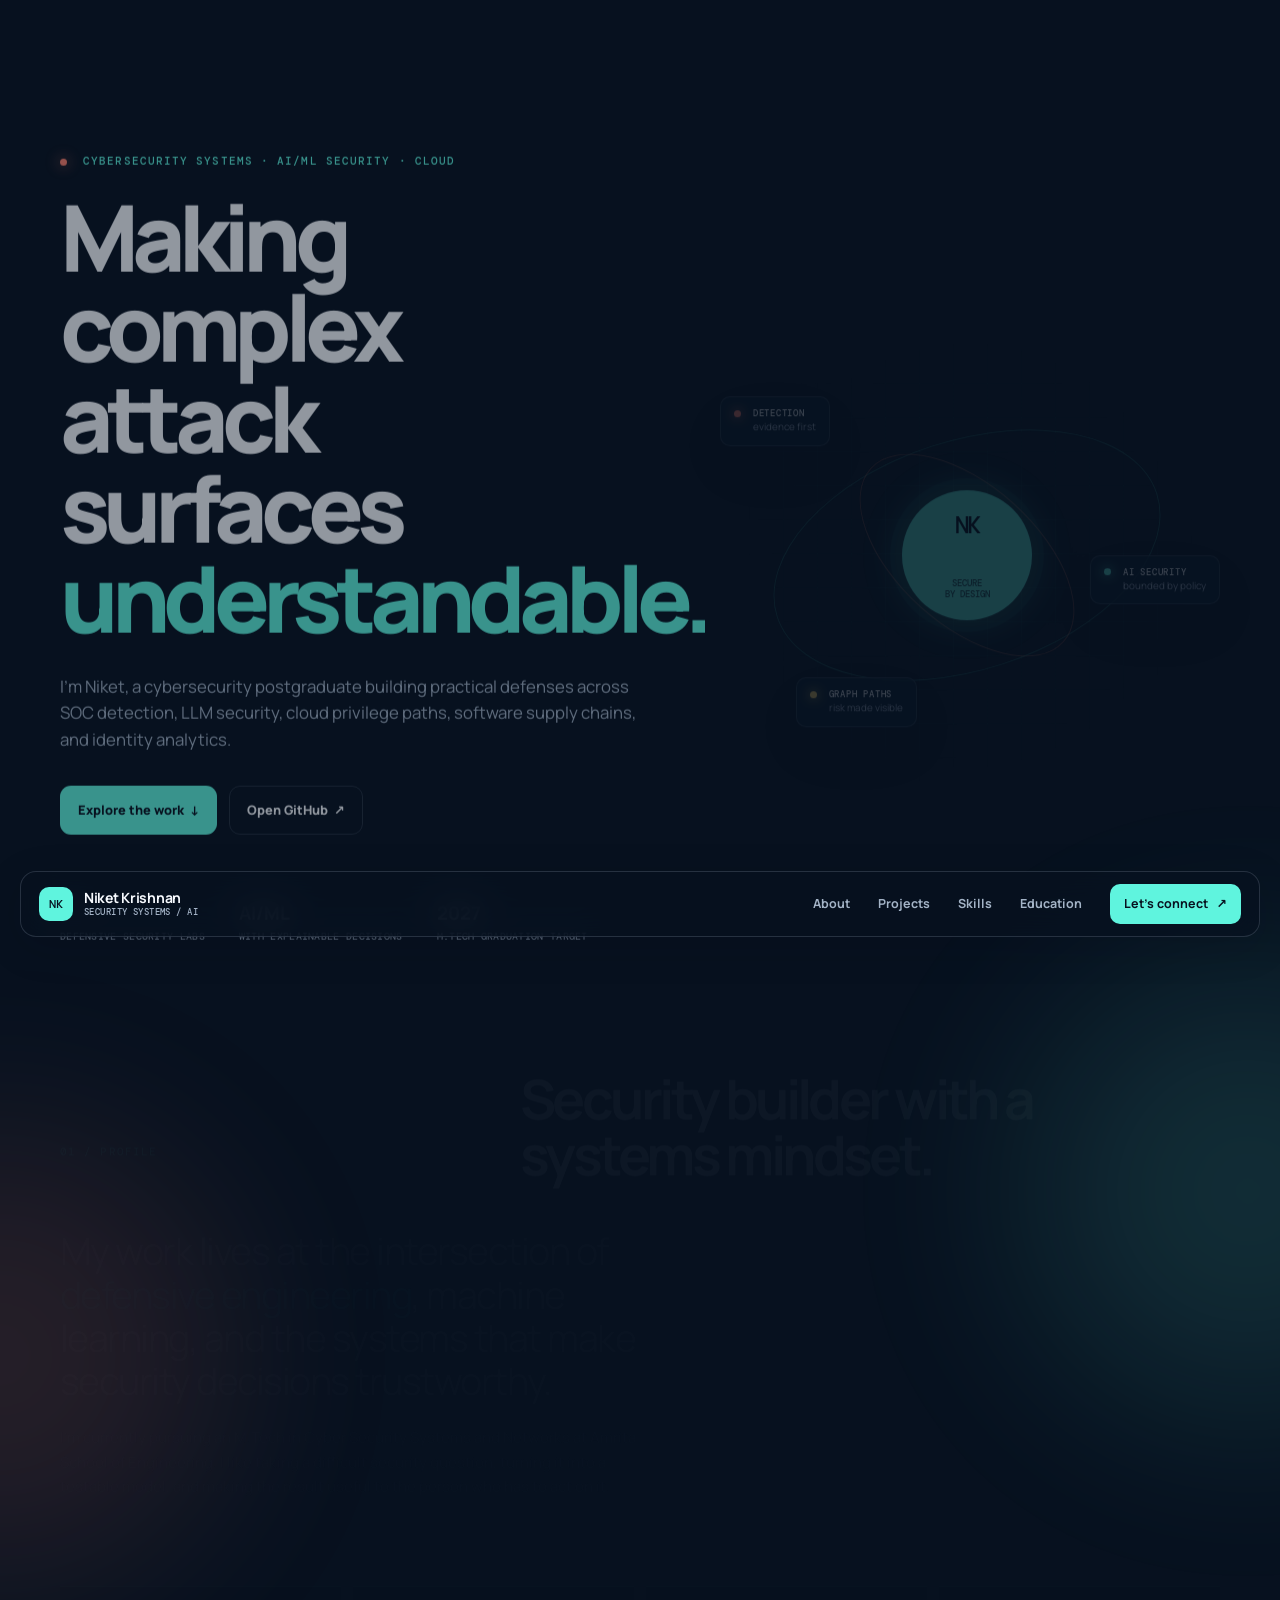
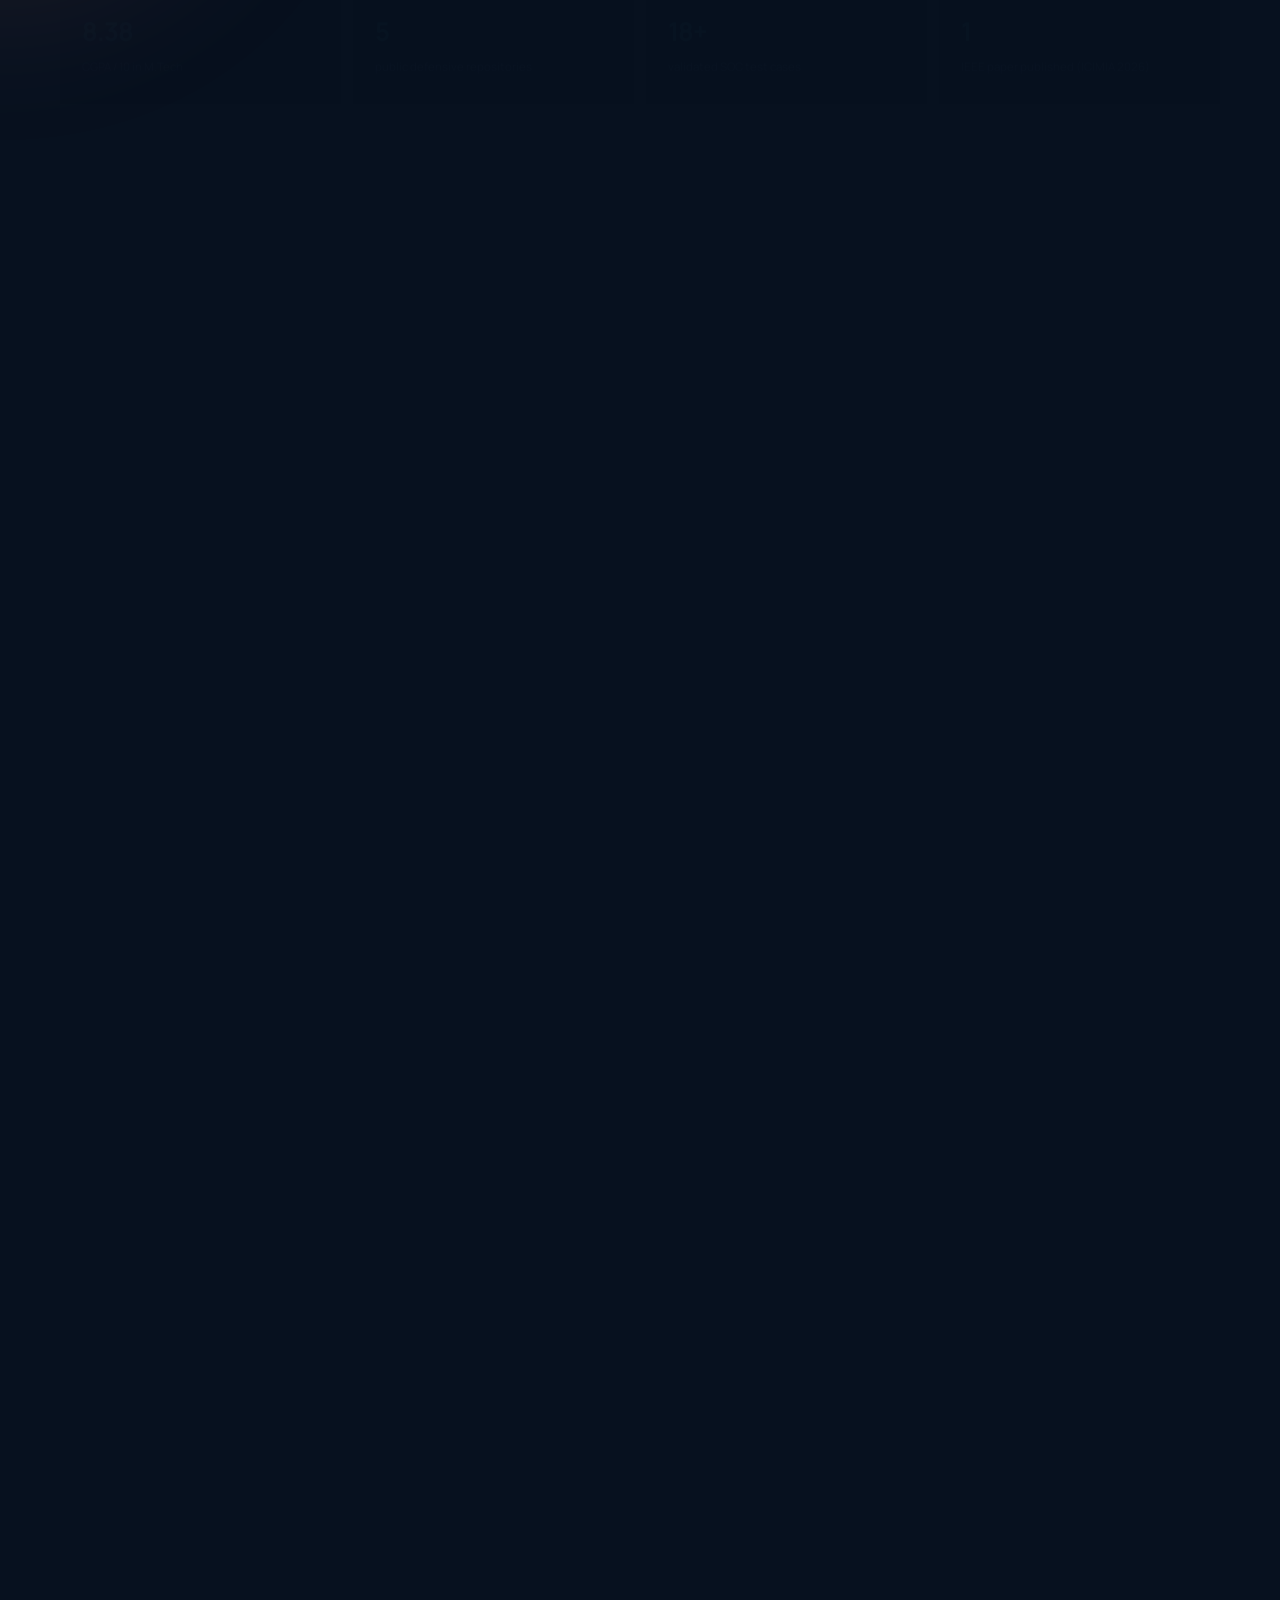
<file: aboutme.html>
<!doctype html>
<html lang="en">
<head>
    <meta charset="UTF-8">
    <meta name="viewport" content="width=device-width, initial-scale=1.0">
    <meta http-equiv="refresh" content="0; url=index.html#about">
    <title>About | Niket Krishnan</title>
</head>
<body>
    <p>Redirecting to the <a href="index.html#about">About section</a>.</p>
</body>
</html>
</file>
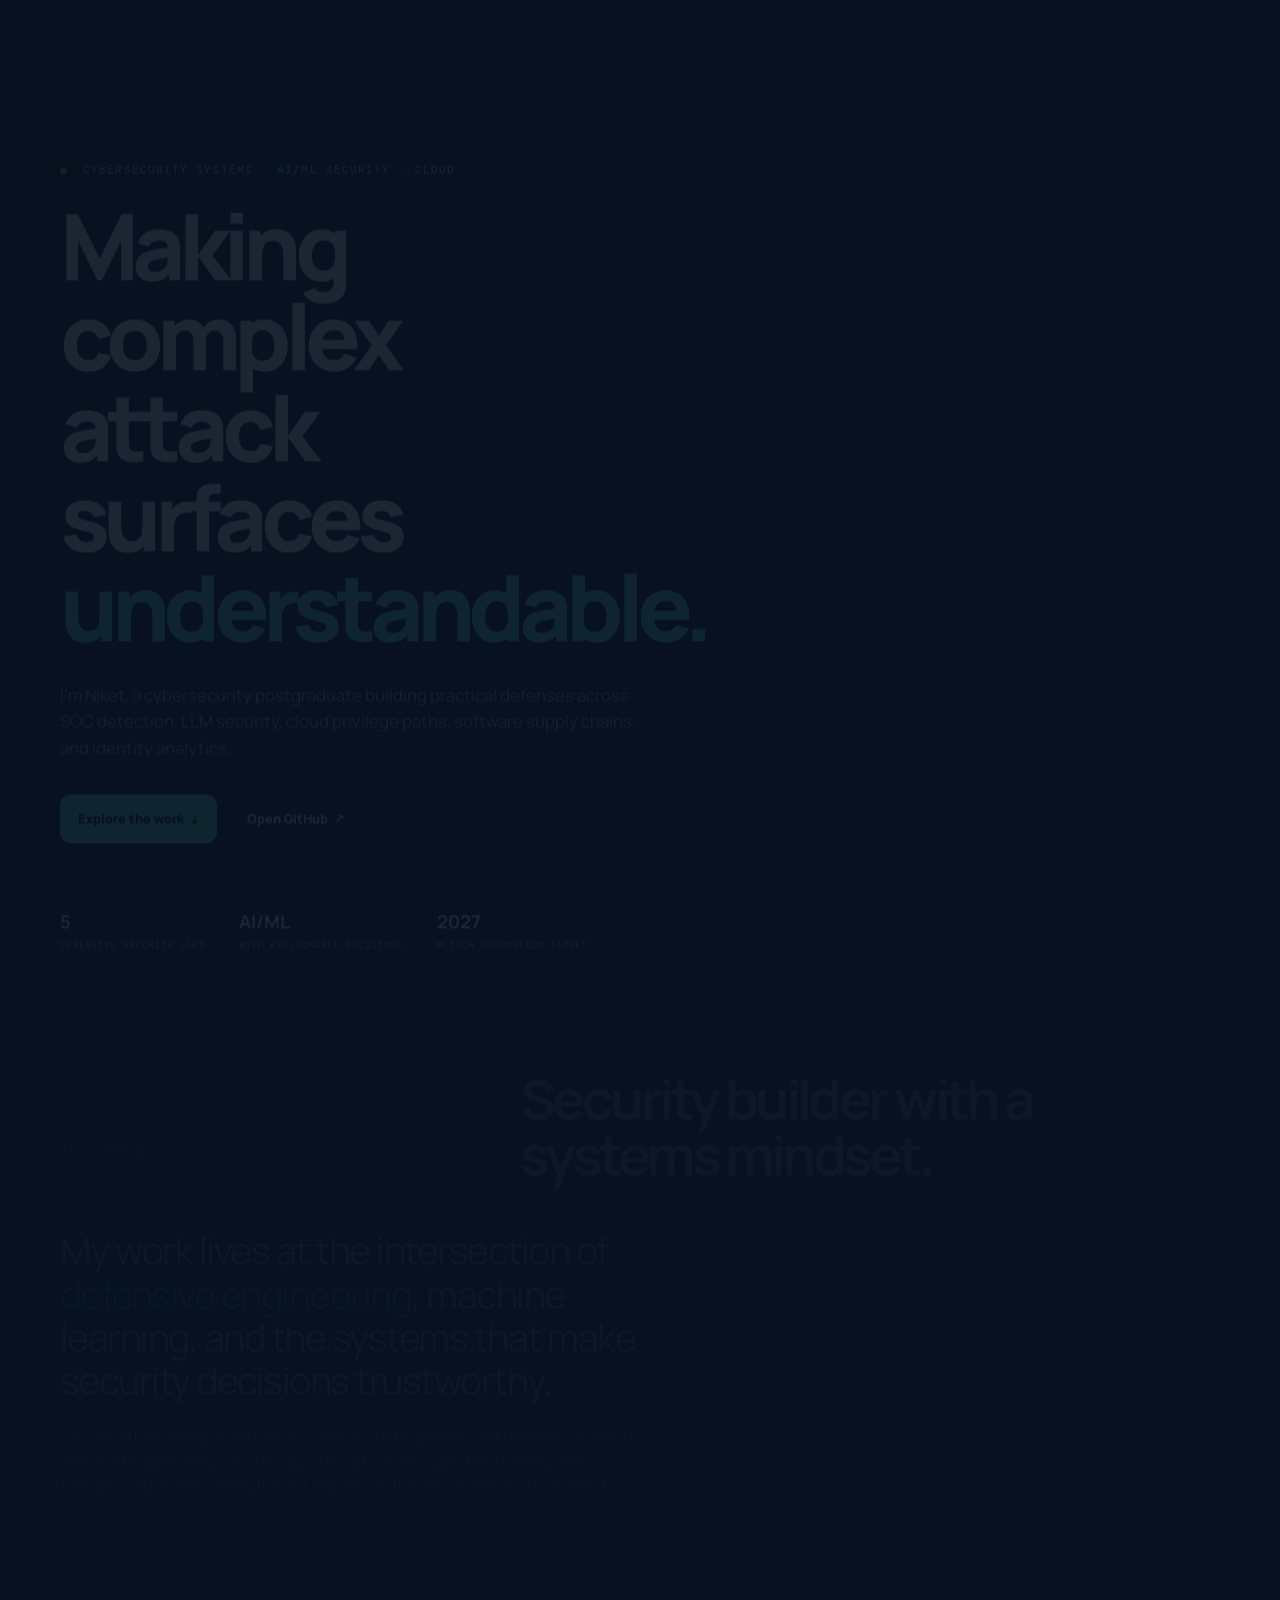
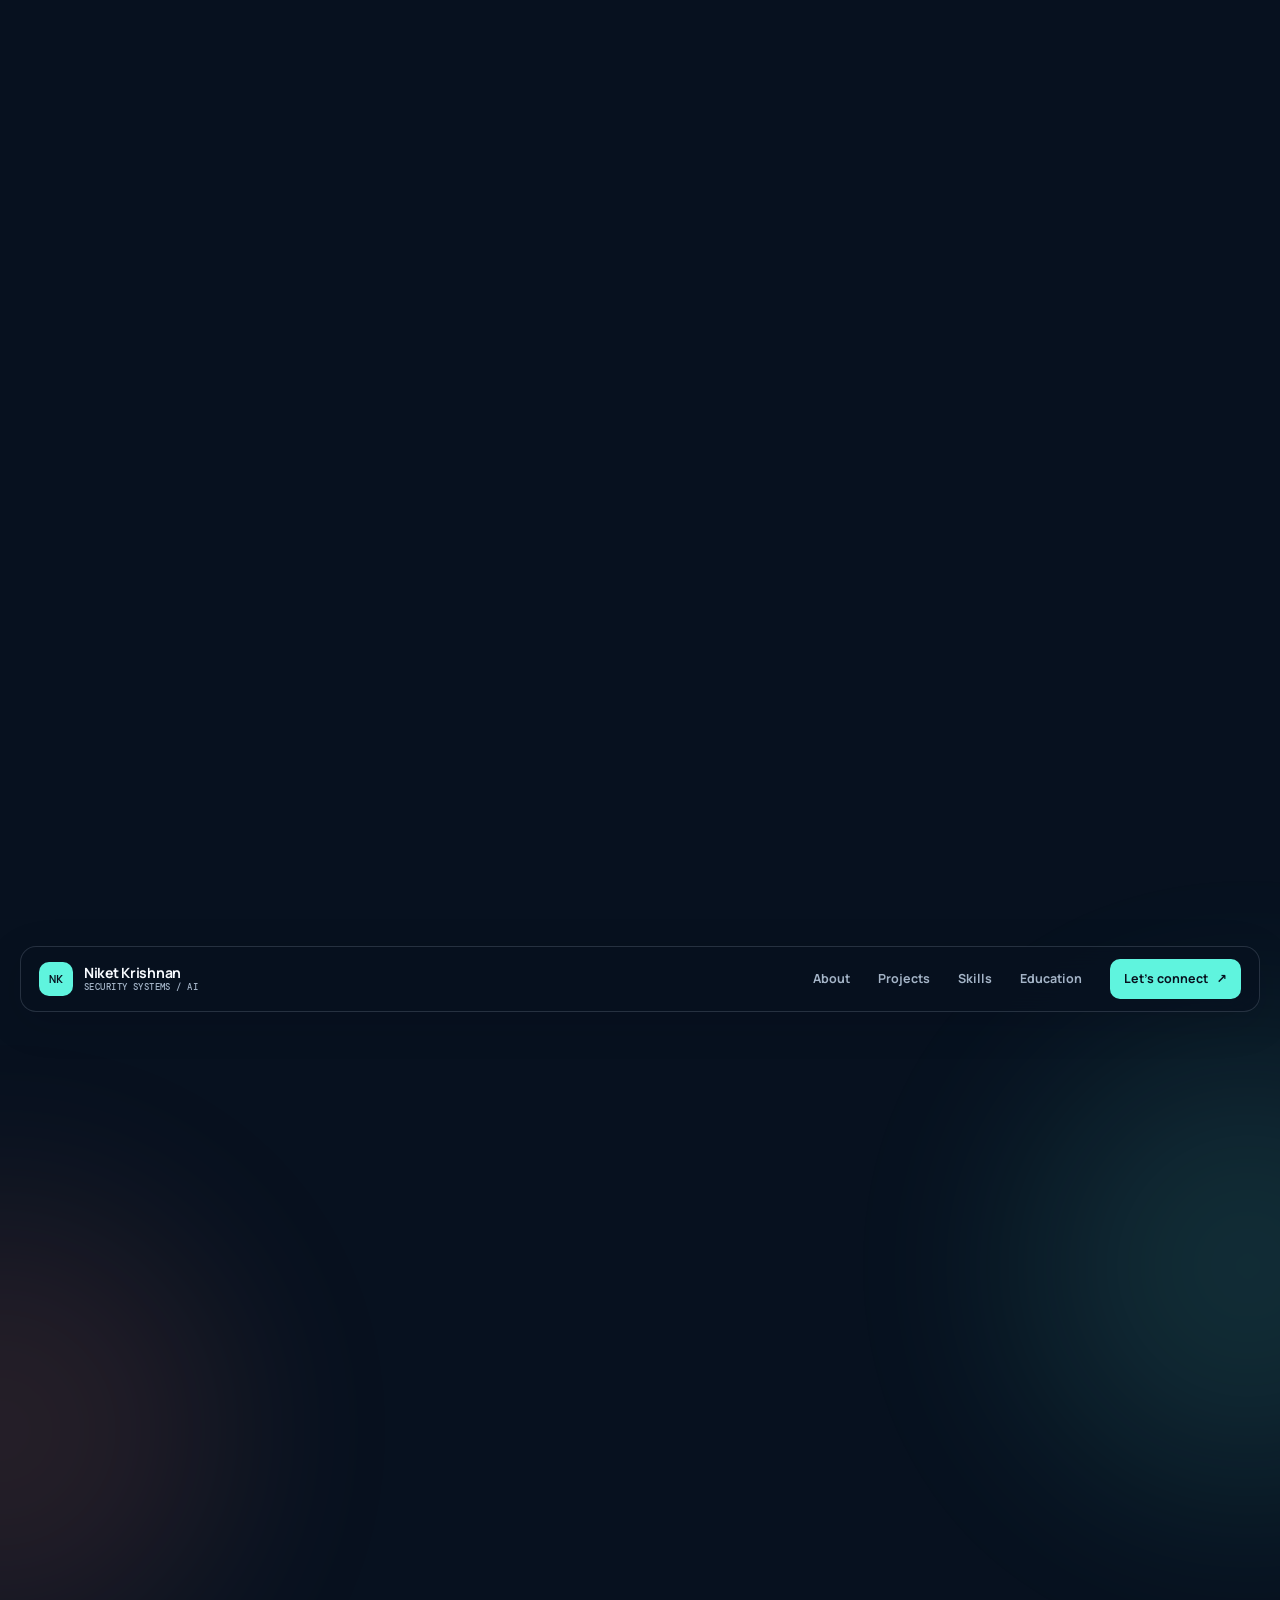
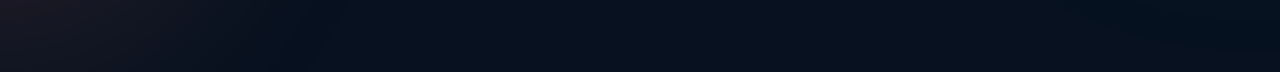
<file: contact.html>
<!doctype html>
<html lang="en">
<head>
    <meta charset="UTF-8">
    <meta name="viewport" content="width=device-width, initial-scale=1.0">
    <meta http-equiv="refresh" content="0; url=index.html#contact">
    <title>Contact | Niket Krishnan</title>
</head>
<body>
    <p>Redirecting to the <a href="index.html#contact">Contact section</a>.</p>
</body>
</html>
</file>
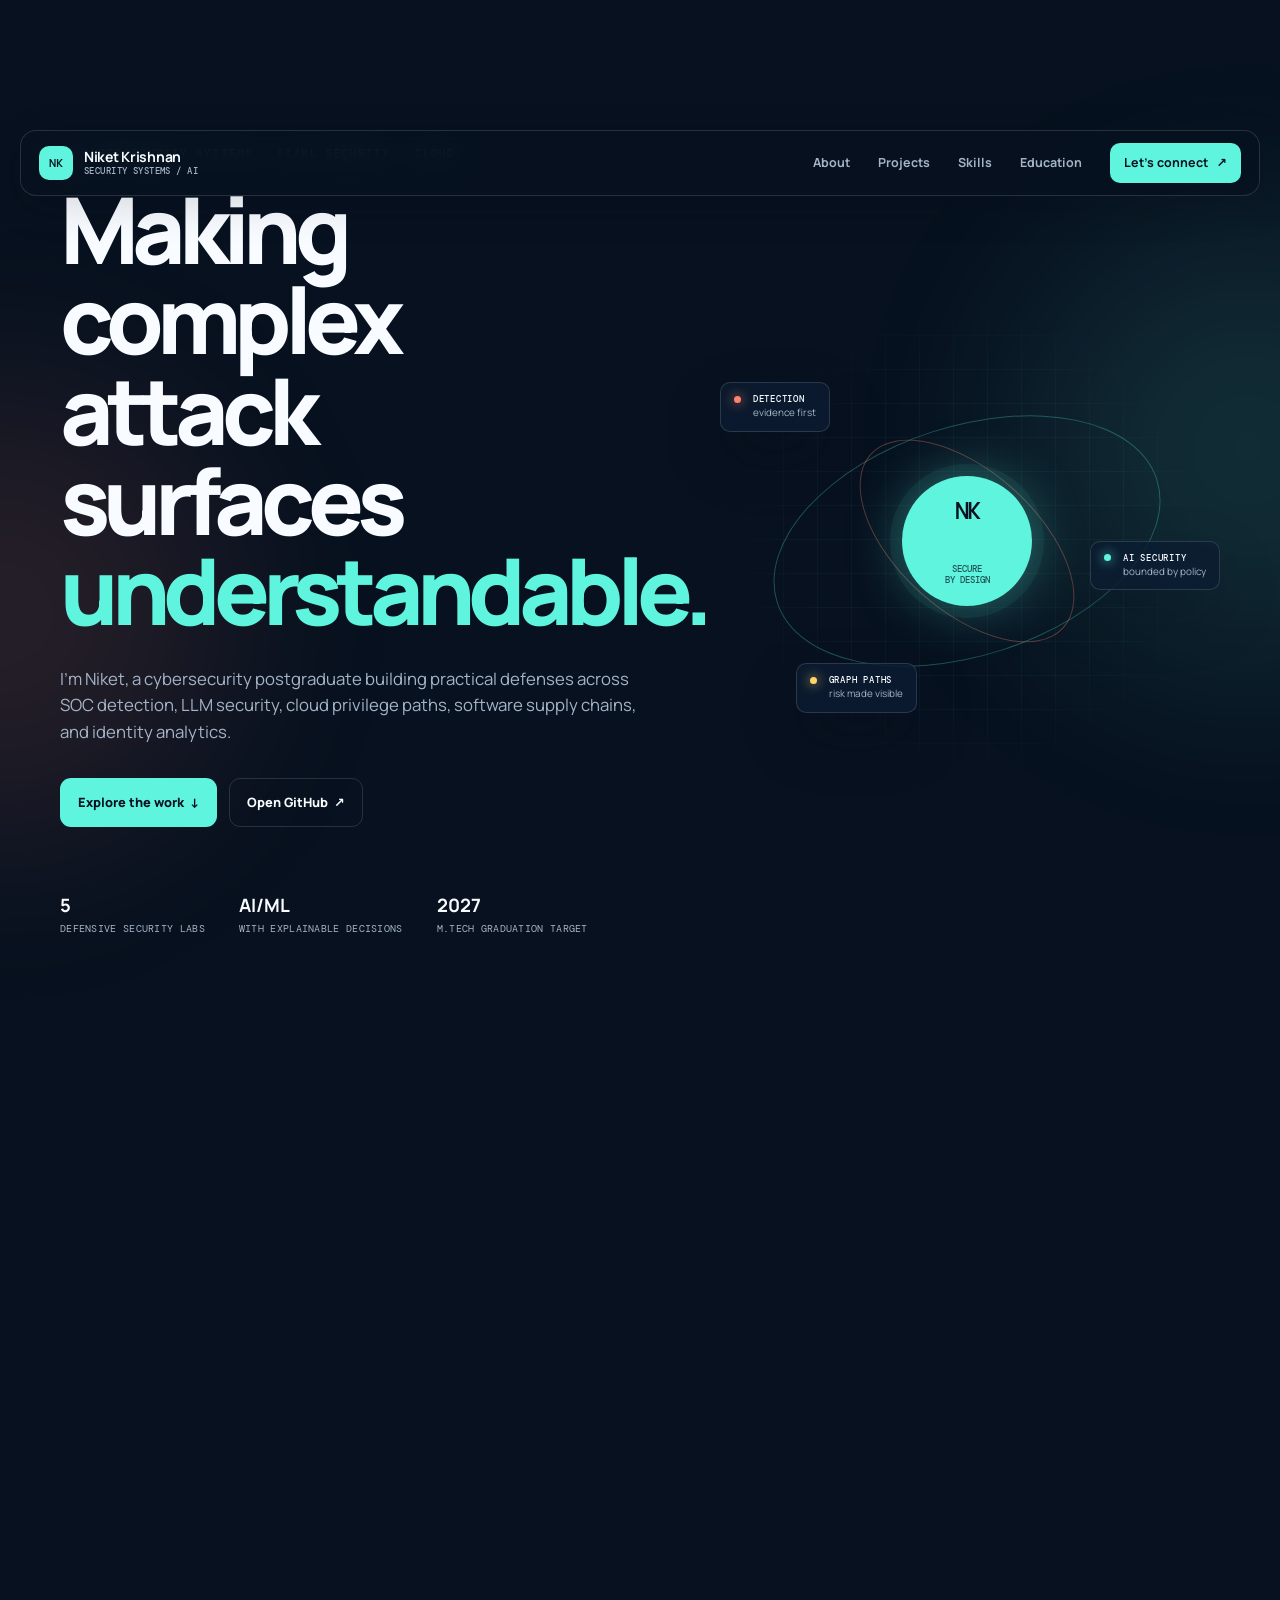
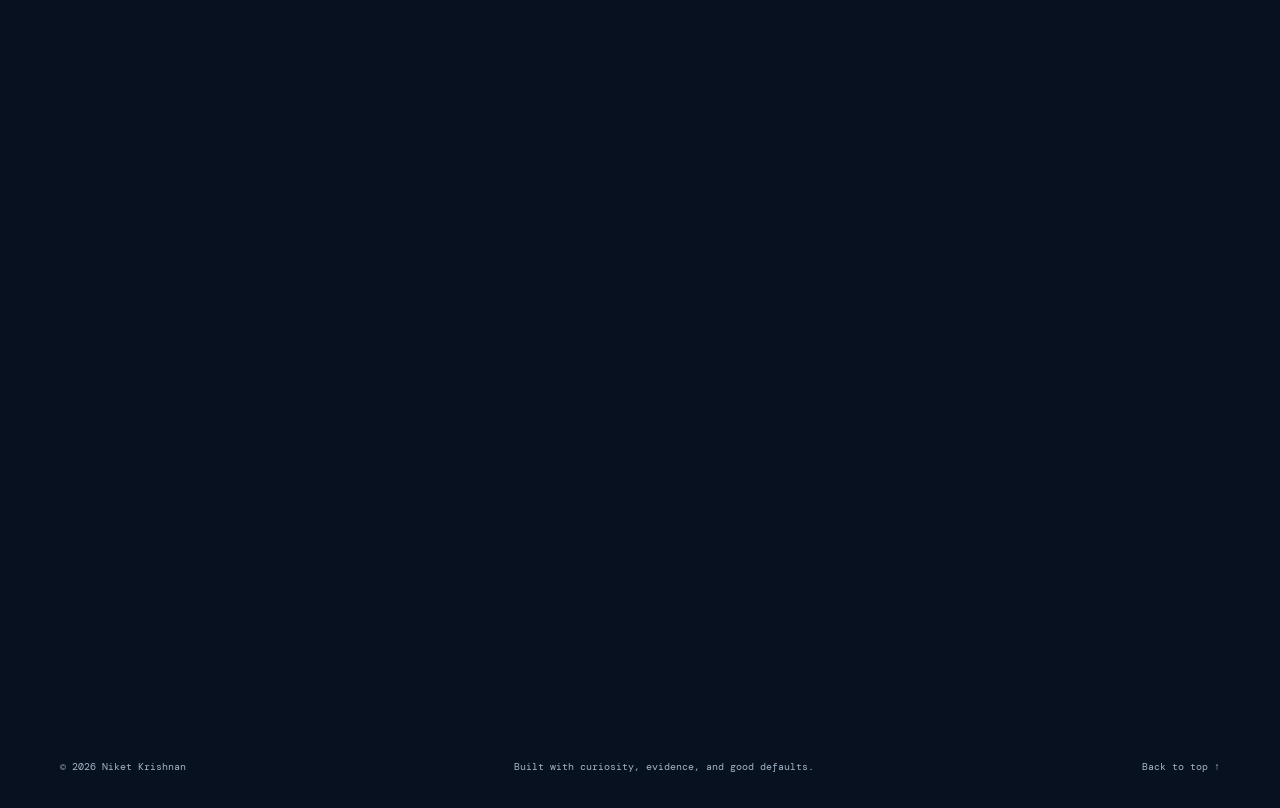
<file: projects.html>
<!doctype html>
<html lang="en">
<head>
    <meta charset="UTF-8">
    <meta name="viewport" content="width=device-width, initial-scale=1.0">
    <meta http-equiv="refresh" content="0; url=index.html#projects">
    <title>Projects | Niket Krishnan</title>
</head>
<body>
    <p>Redirecting to the <a href="index.html#projects">Projects section</a>.</p>
</body>
</html>
</file>
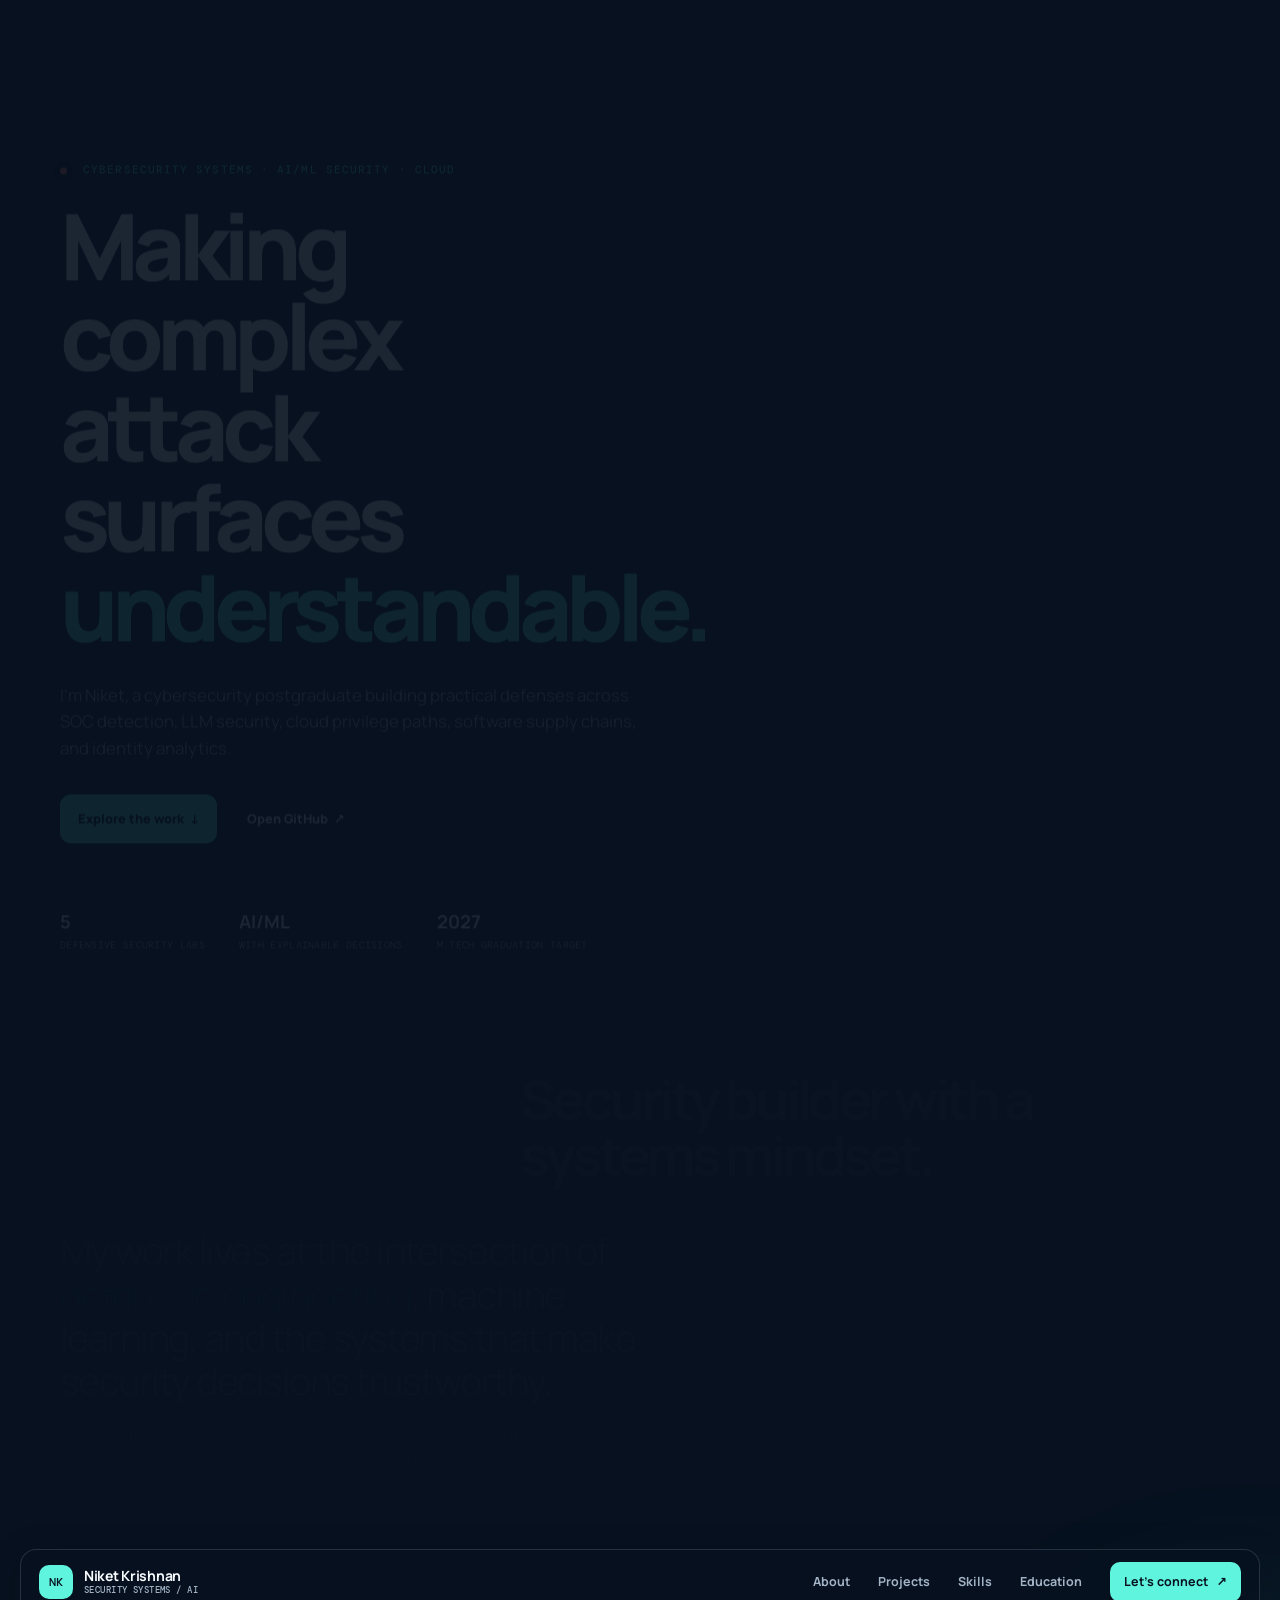
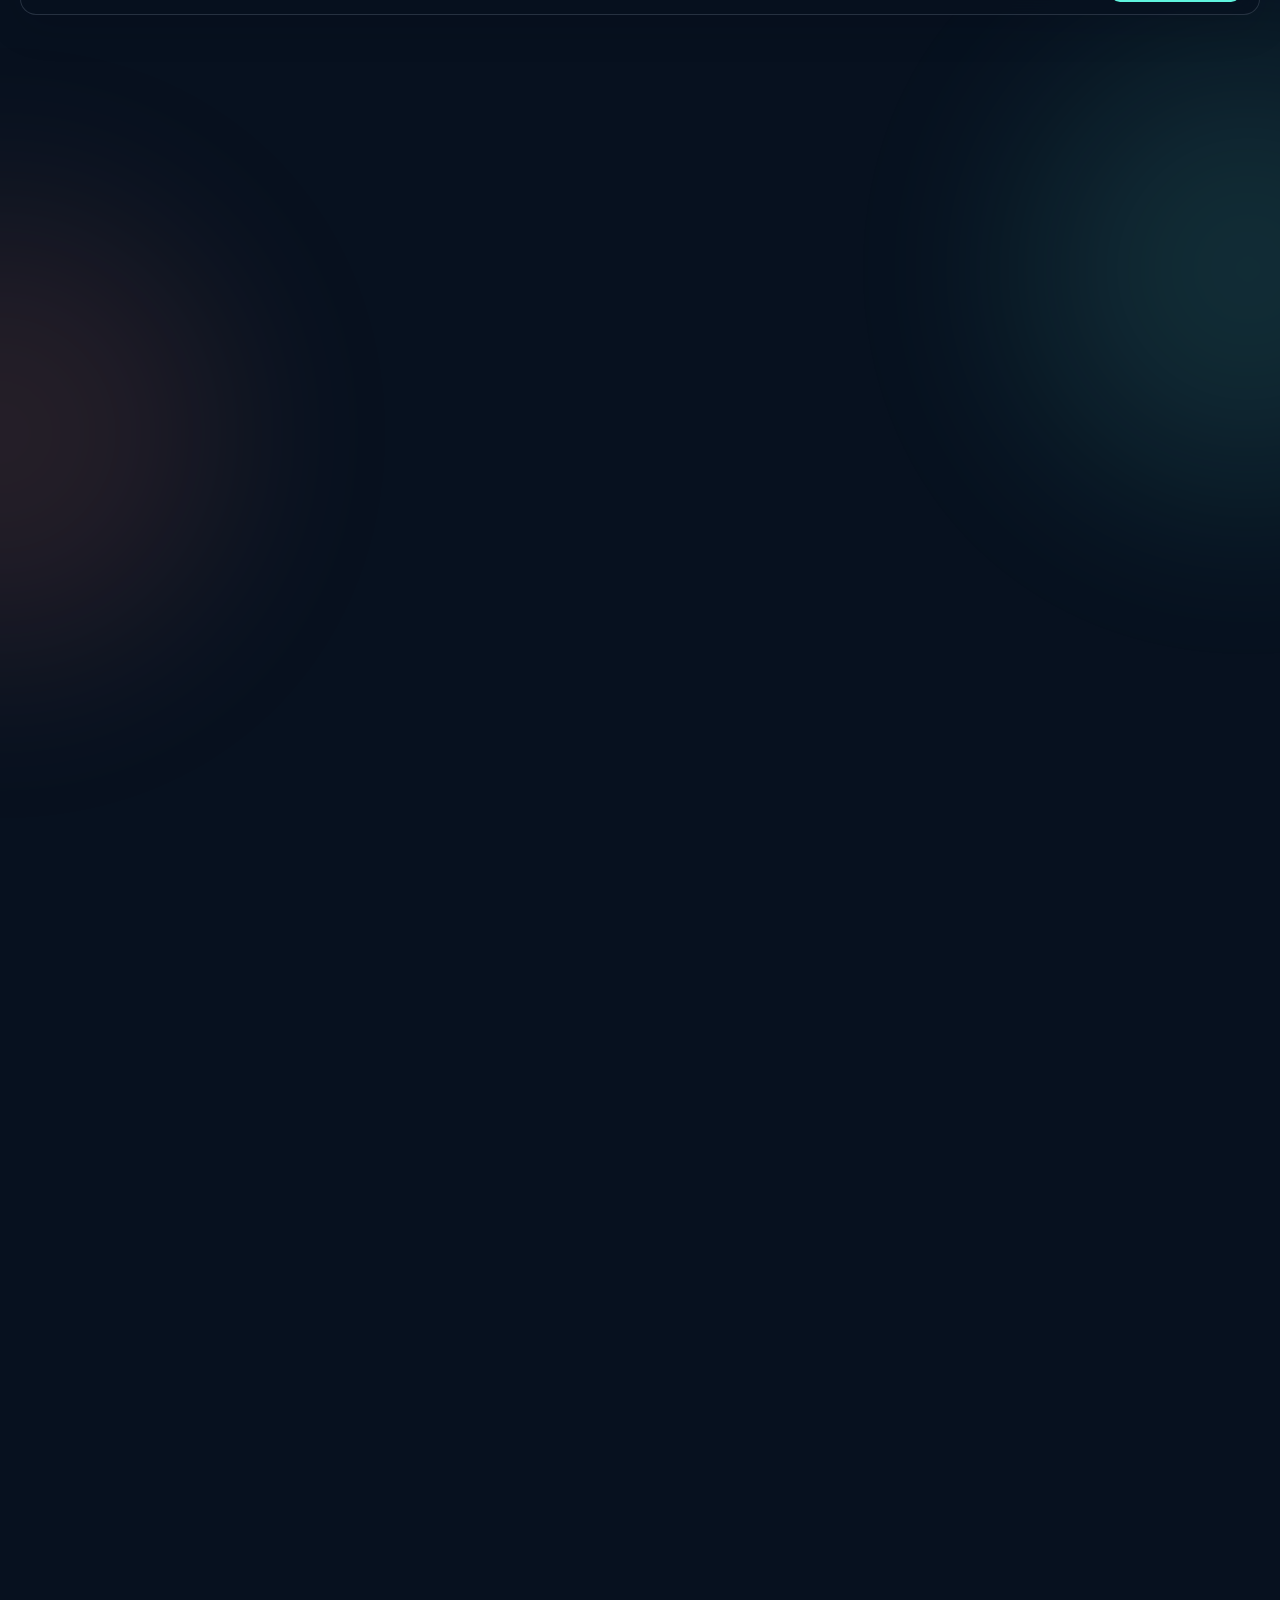
<file: qualification.html>
<!doctype html>
<html lang="en">
<head>
    <meta charset="UTF-8">
    <meta name="viewport" content="width=device-width, initial-scale=1.0">
    <meta http-equiv="refresh" content="0; url=index.html#skills">
    <title>Skills | Niket Krishnan</title>
</head>
<body>
    <p>Redirecting to the <a href="index.html#skills">Skills section</a>.</p>
</body>
</html>
</file>
<file: style.css>
@import url('https://fonts.googleapis.com/css2?family=DM+Mono:wght@400;500&family=Manrope:wght@400;500;600;700;800&display=swap');

:root {
    --ink: #07111f;
    --ink-soft: #0c1c31;
    --paper: #f4f8f8;
    --muted: #a4b4c7;
    --muted-dark: #506176;
    --line: rgba(164, 180, 199, .2);
    --cyan: #5ff4de;
    --cyan-soft: #b8fff2;
    --coral: #ff826e;
    --yellow: #ffd56a;
    --white: #f8fbff;
    --shadow: 0 24px 60px rgba(2, 12, 26, .22);
    --radius: 22px;
}

* { box-sizing: border-box; }
html { scroll-behavior: smooth; }
body {
    margin: 0;
    background: var(--ink);
    color: var(--white);
    font-family: 'Manrope', ui-sans-serif, system-ui, -apple-system, BlinkMacSystemFont, 'Segoe UI', sans-serif;
    line-height: 1.6;
    overflow-x: hidden;
}
a { color: inherit; text-decoration: none; }
button { font: inherit; }
::selection { background: var(--cyan); color: var(--ink); }

.ambient { position: fixed; z-index: -2; width: 28rem; height: 28rem; border-radius: 50%; filter: blur(100px); opacity: .12; pointer-events: none; }
.ambient-one { top: 6rem; right: -12rem; background: var(--cyan); }
.ambient-two { bottom: 12rem; left: -14rem; background: var(--coral); }
.section-wrap { width: min(1160px, calc(100% - 48px)); margin-inline: auto; }
.section-block { padding: 118px 0 0; }

.site-header { position: sticky; top: 0; z-index: 10; width: min(1240px, calc(100% - 32px)); margin: 16px auto 0; padding: 12px 18px; display: flex; align-items: center; justify-content: space-between; border: 1px solid var(--line); border-radius: 16px; background: rgba(7, 17, 31, .78); backdrop-filter: blur(18px); box-shadow: 0 10px 40px rgba(2, 10, 22, .14); }
.brand { display: inline-flex; align-items: center; gap: 11px; }
.brand-mark { display: grid; place-items: center; width: 34px; height: 34px; border-radius: 10px; color: var(--ink); background: var(--cyan); font: 500 .78rem 'DM Mono', monospace; }
.brand-copy { display: grid; gap: 0; line-height: 1.1; }
.brand-copy strong { font-size: .88rem; letter-spacing: -.02em; }
.brand-copy small, .eyebrow, .section-index, .project-type, .timeline-year, .note-signature, .skill-icon { font: 500 .68rem 'DM Mono', monospace; letter-spacing: .1em; text-transform: uppercase; }
.brand-copy small { color: var(--muted); font-size: .54rem; letter-spacing: .05em; }
.primary-nav { display: flex; align-items: center; gap: 28px; }
.primary-nav a { color: var(--muted); font-size: .78rem; font-weight: 700; transition: color .2s ease; }
.primary-nav a:hover, .primary-nav a:focus-visible { color: var(--white); }
.primary-nav .nav-cta { padding: 10px 14px; color: var(--ink); background: var(--cyan); border-radius: 10px; }
.primary-nav .nav-cta:hover { color: var(--ink); background: var(--cyan-soft); }
.nav-cta span, .button span, .project-link span { margin-left: 6px; }
.menu-toggle { display: none; border: 0; padding: 6px; color: var(--white); background: transparent; cursor: pointer; }
.menu-toggle span { display: block; width: 24px; height: 2px; margin: 5px 0; background: var(--cyan); }

.hero { min-height: 720px; display: grid; grid-template-columns: minmax(0, 1.08fr) minmax(360px, .92fr); gap: 62px; align-items: center; padding-top: 64px; }
.eyebrow, .section-index { margin: 0 0 24px; color: var(--cyan); }
.eyebrow-dot { display: inline-block; width: 7px; height: 7px; margin-right: 8px; border-radius: 50%; background: var(--coral); box-shadow: 0 0 16px var(--coral); vertical-align: middle; }
.hero h1 { max-width: 780px; margin: 0; color: var(--white); font-size: clamp(3.5rem, 7.2vw, 6.8rem); font-weight: 800; line-height: .98; letter-spacing: -.075em; }
.hero h1 em { color: var(--cyan); font-style: normal; }
.hero-lede { max-width: 610px; margin: 30px 0 0; color: var(--muted); font-size: 1.05rem; }
.hero-actions, .contact-actions { display: flex; flex-wrap: wrap; gap: 12px; margin-top: 32px; }
.button { display: inline-flex; align-items: center; justify-content: center; padding: 13px 17px; border: 1px solid transparent; border-radius: 11px; font-size: .8rem; font-weight: 800; transition: transform .2s ease, background .2s ease, border-color .2s ease; }
.button:hover, .button:focus-visible { transform: translateY(-2px); }
.button-primary { color: var(--ink); background: var(--cyan); }
.button-primary:hover { background: var(--cyan-soft); }
.button-ghost { color: var(--white); border-color: var(--line); }
.button-ghost:hover { border-color: var(--cyan); color: var(--cyan); }
.hero-proof { display: flex; flex-wrap: wrap; gap: 34px; margin-top: 64px; }
.hero-proof div { display: grid; gap: 2px; }
.hero-proof strong { color: var(--white); font-size: 1.15rem; }
.hero-proof span { color: var(--muted); font: .62rem 'DM Mono', monospace; letter-spacing: .03em; text-transform: uppercase; }

.hero-visual { position: relative; min-height: 480px; isolation: isolate; }
.visual-grid { position: absolute; inset: 0; border-radius: 50%; opacity: .4; background-image: linear-gradient(rgba(95, 244, 222, .1) 1px, transparent 1px), linear-gradient(90deg, rgba(95, 244, 222, .1) 1px, transparent 1px); background-size: 34px 34px; mask-image: radial-gradient(circle, black 0 48%, transparent 73%); }
.orbit { position: absolute; inset: 50% auto auto 50%; border: 1px solid rgba(95, 244, 222, .28); border-radius: 50%; transform: translate(-50%, -50%) rotate(-18deg); }
.orbit-large { width: 400px; height: 230px; }
.orbit-small { width: 260px; height: 140px; transform: translate(-50%, -50%) rotate(42deg); border-color: rgba(255, 130, 110, .34); }
.core-node { position: absolute; top: 50%; left: 50%; display: grid; place-items: center; width: 130px; height: 130px; border: 1px solid rgba(95, 244, 222, .6); border-radius: 50%; color: var(--ink); background: var(--cyan); box-shadow: 0 0 0 12px rgba(95, 244, 222, .06), 0 0 55px rgba(95, 244, 222, .36); transform: translate(-50%, -50%); }
.core-node span { font: 500 1.5rem 'DM Mono', monospace; letter-spacing: -.08em; }
.core-node small { color: rgba(7, 17, 31, .7); font: 500 .54rem 'DM Mono', monospace; line-height: 1.25; text-align: center; text-transform: uppercase; }
.signal { position: absolute; display: grid; grid-template-columns: 10px auto; column-gap: 9px; align-items: center; padding: 10px 13px; border: 1px solid var(--line); border-radius: 10px; background: rgba(12, 28, 49, .8); box-shadow: var(--shadow); }
.signal b { color: var(--white); font: 500 .59rem 'DM Mono', monospace; letter-spacing: .08em; }
.signal small { grid-column: 2; color: var(--muted); font-size: .62rem; }
.signal-pulse { width: 7px; height: 7px; border-radius: 50%; background: var(--coral); box-shadow: 0 0 12px var(--coral); }
.signal-one { top: 17%; left: 1%; }
.signal-two { top: 50%; right: 0; }
.signal-two .signal-pulse { background: var(--cyan); box-shadow: 0 0 12px var(--cyan); }
.signal-three { bottom: 14%; left: 16%; }
.signal-three .signal-pulse { background: var(--yellow); box-shadow: 0 0 12px var(--yellow); }

.section-heading { display: flex; align-items: end; justify-content: space-between; gap: 30px; margin-bottom: 46px; }
.section-heading h2, .contact-section h2 { max-width: 700px; margin: 0; font-size: clamp(2.25rem, 4.3vw, 4.4rem); line-height: 1.02; letter-spacing: -.065em; }
.section-intro { max-width: 330px; margin: 0; color: var(--muted); font-size: .9rem; }
.about-grid { display: grid; grid-template-columns: 1.1fr .9fr; gap: 74px; align-items: start; }
.large-copy { margin: 0 0 24px; color: var(--white); font-size: clamp(1.5rem, 3vw, 2.35rem); line-height: 1.15; letter-spacing: -.04em; }
.large-copy span { color: var(--cyan); }
.about-lede > p:not(.large-copy) { max-width: 590px; color: var(--muted); font-size: .95rem; }
.about-note { position: relative; padding: 35px; border: 1px solid var(--line); border-radius: var(--radius); background: linear-gradient(145deg, rgba(95, 244, 222, .09), rgba(255, 130, 110, .04)); }
.quote-mark { display: block; height: 35px; color: var(--coral); font: 4rem Georgia, serif; line-height: .8; }
.about-note p { margin: 20px 0 28px; color: var(--white); font-size: 1.12rem; line-height: 1.45; }
.note-signature { color: var(--muted); }
.stat-row { display: grid; grid-template-columns: repeat(4, 1fr); gap: 12px; margin-top: 72px; }
.stat-card { padding: 25px 22px; border-top: 1px solid var(--cyan); background: rgba(12, 28, 49, .65); }
.stat-card strong { display: block; color: var(--cyan); font-size: 1.6rem; letter-spacing: -.04em; }
.stat-card span { color: var(--muted); font-size: .72rem; }

.project-heading { align-items: end; }
.filter-bar { display: flex; flex-wrap: wrap; gap: 8px; margin-bottom: 22px; }
.filter-button { padding: 9px 13px; border: 1px solid var(--line); border-radius: 99px; color: var(--muted); background: transparent; cursor: pointer; font-size: .72rem; font-weight: 700; }
.filter-button:hover, .filter-button.is-active { color: var(--ink); border-color: var(--cyan); background: var(--cyan); }
.project-grid { display: grid; grid-template-columns: repeat(2, 1fr); gap: 14px; }
.project-card { position: relative; min-height: 345px; display: flex; flex-direction: column; padding: 27px; overflow: hidden; border: 1px solid var(--line); border-radius: var(--radius); background: linear-gradient(145deg, rgba(13, 34, 57, .94), rgba(8, 21, 37, .96)); transition: transform .25s ease, border-color .25s ease; }
.project-card::after { position: absolute; right: -70px; bottom: -90px; width: 220px; height: 220px; border-radius: 50%; background: rgba(95, 244, 222, .1); content: ''; filter: blur(8px); }
.project-card:hover { border-color: rgba(95, 244, 222, .65); transform: translateY(-5px); }
.project-card.is-hidden { display: none; }
.project-featured { grid-row: span 2; min-height: 704px; background: linear-gradient(145deg, rgba(21, 67, 78, .95), rgba(10, 29, 48, .98)); }
.project-featured::after { right: -100px; bottom: -100px; width: 420px; height: 420px; background: rgba(95, 244, 222, .13); }
.project-top { position: relative; z-index: 1; display: flex; justify-content: space-between; align-items: center; }
.project-number { color: var(--coral); font: 500 1.4rem 'DM Mono', monospace; }
.project-type { color: var(--muted); font-size: .58rem; }
.project-card h3 { position: relative; z-index: 1; max-width: 530px; margin: auto 0 14px; color: var(--white); font-size: clamp(1.5rem, 2.6vw, 2.35rem); line-height: 1.05; letter-spacing: -.055em; }
.project-card:not(.project-featured) h3 { margin-top: 70px; font-size: 1.5rem; }
.project-card p { position: relative; z-index: 1; max-width: 540px; margin: 0 0 20px; color: var(--muted); font-size: .86rem; }
.tag-list, .skill-chips { position: relative; z-index: 1; display: flex; flex-wrap: wrap; gap: 6px; }
.tag-list span, .skill-chips span { padding: 5px 8px; border: 1px solid rgba(164, 180, 199, .18); border-radius: 5px; color: var(--muted); font: .61rem 'DM Mono', monospace; }
.project-link, .research-card a { position: relative; z-index: 1; width: fit-content; margin-top: 26px; color: var(--cyan); font-size: .76rem; font-weight: 800; }
.research-header { display: flex; align-items: center; gap: 30px; margin: 75px 0 20px; }
.research-header .section-index { margin: 0; white-space: nowrap; }
.research-header p:last-child { margin: 0; color: var(--muted); font-size: .78rem; }
.research-grid { display: grid; grid-template-columns: repeat(3, 1fr); gap: 12px; }
.research-card { display: grid; grid-template-columns: 34px 1fr; gap: 10px; padding: 20px; border: 1px solid var(--line); border-radius: 15px; background: rgba(12, 28, 49, .55); }
.research-card > span { color: var(--coral); font: .65rem 'DM Mono', monospace; }
.research-card h3 { margin: 0 0 9px; font-size: 1rem; line-height: 1.2; }
.research-card p { margin: 0; color: var(--muted); font-size: .72rem; line-height: 1.55; }
.research-card a { display: inline-block; margin-top: 13px; font-size: .66rem; }

.skills-grid { display: grid; grid-template-columns: repeat(2, 1fr); gap: 13px; }
.skill-group { padding: 30px; border: 1px solid var(--line); border-radius: var(--radius); background: rgba(12, 28, 49, .62); }
.skill-icon { display: block; margin-bottom: 38px; color: var(--coral); }
.skill-group h3 { margin: 0 0 12px; font-size: 1.35rem; letter-spacing: -.04em; }
.skill-group p { min-height: 76px; margin: 0 0 25px; color: var(--muted); font-size: .83rem; }

.timeline { border-top: 1px solid var(--line); }
.timeline-item { display: grid; grid-template-columns: 180px 1fr; gap: 35px; padding: 29px 0; border-bottom: 1px solid var(--line); }
.timeline-year { color: var(--coral); }
.timeline-item h3 { margin: 0; font-size: 1.25rem; letter-spacing: -.04em; }
.timeline-item p { margin: 6px 0; color: var(--muted); font-size: .84rem; }
.timeline-item strong { color: var(--cyan); font: .72rem 'DM Mono', monospace; }
.language-line { display: flex; justify-content: space-between; gap: 20px; padding-top: 28px; color: var(--muted); font-size: .82rem; }
.language-line span { color: var(--white); font-weight: 800; }
.language-line p { margin: 0; }

.contact-section { position: relative; margin-top: 130px; padding: 90px 0; border-top: 1px solid var(--line); overflow: hidden; }
.contact-glow { position: absolute; top: -70px; right: 4%; width: 270px; height: 270px; border-radius: 50%; background: var(--coral); opacity: .12; filter: blur(70px); pointer-events: none; }
.contact-section > *:not(.contact-glow) { position: relative; z-index: 1; }
.contact-section h2 { max-width: 820px; }
.contact-section > p:not(.section-index) { max-width: 610px; margin: 25px 0 0; color: var(--muted); }
.light-ghost { border-color: rgba(95, 244, 222, .35); }
.contact-details { display: flex; flex-wrap: wrap; gap: 10px; align-items: center; margin-top: 42px; color: var(--muted); font: .65rem 'DM Mono', monospace; }
.contact-details a:hover { color: var(--cyan); }
.site-footer { display: flex; justify-content: space-between; gap: 20px; padding: 22px 0 35px; color: var(--muted); font: .65rem 'DM Mono', monospace; }
.site-footer a:hover { color: var(--cyan); }

.reveal { opacity: 0; transform: translateY(18px); transition: opacity .7s ease, transform .7s ease; }
.reveal.is-visible { opacity: 1; transform: translateY(0); }
.reveal-delay { transition-delay: .12s; }

@media (max-width: 850px) {
    .section-wrap { width: min(100% - 36px, 680px); }
    .site-header { width: calc(100% - 24px); }
    .menu-toggle { display: block; }
    .primary-nav { position: absolute; top: calc(100% + 8px); left: 0; right: 0; display: none; flex-direction: column; align-items: stretch; gap: 0; padding: 9px; border: 1px solid var(--line); border-radius: 14px; background: rgba(7, 17, 31, .96); }
    .primary-nav.is-open { display: flex; }
    .primary-nav a { padding: 12px; }
    .primary-nav .nav-cta { text-align: center; }
    .hero { min-height: auto; grid-template-columns: 1fr; gap: 20px; padding-top: 90px; }
    .hero-visual { min-height: 400px; }
    .about-grid { grid-template-columns: 1fr; gap: 30px; }
    .section-heading { display: block; }
    .section-intro { margin-top: 20px; }
    .project-grid { grid-template-columns: 1fr; }
    .project-featured { grid-row: auto; min-height: 470px; }
    .research-grid, .skills-grid { grid-template-columns: 1fr; }
    .skill-group p { min-height: 0; }
}

@media (max-width: 560px) {
    .section-block { padding-top: 85px; }
    .hero h1 { font-size: clamp(3.2rem, 16vw, 5rem); }
    .hero-proof { gap: 20px; margin-top: 46px; }
    .hero-proof div:last-child { display: none; }
    .hero-visual { min-height: 315px; transform: scale(.85); transform-origin: top center; margin-bottom: -45px; }
    .orbit-large { width: 330px; height: 190px; }
    .signal { transform: scale(.9); }
    .signal-one { left: -4%; }
    .signal-two { right: -5%; }
    .stat-row { grid-template-columns: repeat(2, 1fr); margin-top: 45px; }
    .stat-card { padding: 18px 15px; }
    .project-card { min-height: 390px; padding: 22px; }
    .project-featured { min-height: 470px; }
    .project-card:not(.project-featured) h3 { margin-top: 55px; }
    .timeline-item { grid-template-columns: 1fr; gap: 7px; }
    .language-line { display: block; }
    .language-line p { margin-top: 8px; }
    .contact-details { align-items: flex-start; flex-direction: column; }
    .contact-details span { display: none; }
    .site-footer { flex-direction: column; }
}

@media (prefers-reduced-motion: reduce) {
    html { scroll-behavior: auto; }
    *, *::before, *::after { animation-duration: .01ms !important; animation-iteration-count: 1 !important; transition-duration: .01ms !important; }
}
</file>
<file: Website/style.css>
@import url('https://fonts.googleapis.com/css2?family=DM+Mono:wght@400;500&family=Manrope:wght@400;500;600;700;800&display=swap');

:root {
    --ink: #07111f;
    --ink-soft: #0c1c31;
    --paper: #f4f8f8;
    --muted: #a4b4c7;
    --muted-dark: #506176;
    --line: rgba(164, 180, 199, .2);
    --cyan: #5ff4de;
    --cyan-soft: #b8fff2;
    --coral: #ff826e;
    --yellow: #ffd56a;
    --white: #f8fbff;
    --shadow: 0 24px 60px rgba(2, 12, 26, .22);
    --radius: 22px;
}

* { box-sizing: border-box; }
html { scroll-behavior: smooth; }
body {
    margin: 0;
    background: var(--ink);
    color: var(--white);
    font-family: 'Manrope', ui-sans-serif, system-ui, -apple-system, BlinkMacSystemFont, 'Segoe UI', sans-serif;
    line-height: 1.6;
    overflow-x: hidden;
}
a { color: inherit; text-decoration: none; }
button { font: inherit; }
::selection { background: var(--cyan); color: var(--ink); }

.ambient { position: fixed; z-index: -2; width: 28rem; height: 28rem; border-radius: 50%; filter: blur(100px); opacity: .12; pointer-events: none; }
.ambient-one { top: 6rem; right: -12rem; background: var(--cyan); }
.ambient-two { bottom: 12rem; left: -14rem; background: var(--coral); }
.section-wrap { width: min(1160px, calc(100% - 48px)); margin-inline: auto; }
.section-block { padding: 118px 0 0; }

.site-header { position: sticky; top: 0; z-index: 10; width: min(1240px, calc(100% - 32px)); margin: 16px auto 0; padding: 12px 18px; display: flex; align-items: center; justify-content: space-between; border: 1px solid var(--line); border-radius: 16px; background: rgba(7, 17, 31, .78); backdrop-filter: blur(18px); box-shadow: 0 10px 40px rgba(2, 10, 22, .14); }
.brand { display: inline-flex; align-items: center; gap: 11px; }
.brand-mark { display: grid; place-items: center; width: 34px; height: 34px; border-radius: 10px; color: var(--ink); background: var(--cyan); font: 500 .78rem 'DM Mono', monospace; }
.brand-copy { display: grid; gap: 0; line-height: 1.1; }
.brand-copy strong { font-size: .88rem; letter-spacing: -.02em; }
.brand-copy small, .eyebrow, .section-index, .project-type, .timeline-year, .note-signature, .skill-icon { font: 500 .68rem 'DM Mono', monospace; letter-spacing: .1em; text-transform: uppercase; }
.brand-copy small { color: var(--muted); font-size: .54rem; letter-spacing: .05em; }
.primary-nav { display: flex; align-items: center; gap: 28px; }
.primary-nav a { color: var(--muted); font-size: .78rem; font-weight: 700; transition: color .2s ease; }
.primary-nav a:hover, .primary-nav a:focus-visible { color: var(--white); }
.primary-nav .nav-cta { padding: 10px 14px; color: var(--ink); background: var(--cyan); border-radius: 10px; }
.primary-nav .nav-cta:hover { color: var(--ink); background: var(--cyan-soft); }
.nav-cta span, .button span, .project-link span { margin-left: 6px; }
.menu-toggle { display: none; border: 0; padding: 6px; color: var(--white); background: transparent; cursor: pointer; }
.menu-toggle span { display: block; width: 24px; height: 2px; margin: 5px 0; background: var(--cyan); }

.hero { min-height: 720px; display: grid; grid-template-columns: minmax(0, 1.08fr) minmax(360px, .92fr); gap: 62px; align-items: center; padding-top: 64px; }
.eyebrow, .section-index { margin: 0 0 24px; color: var(--cyan); }
.eyebrow-dot { display: inline-block; width: 7px; height: 7px; margin-right: 8px; border-radius: 50%; background: var(--coral); box-shadow: 0 0 16px var(--coral); vertical-align: middle; }
.hero h1 { max-width: 780px; margin: 0; color: var(--white); font-size: clamp(3.5rem, 7.2vw, 6.8rem); font-weight: 800; line-height: .98; letter-spacing: -.075em; }
.hero h1 em { color: var(--cyan); font-style: normal; }
.hero-lede { max-width: 610px; margin: 30px 0 0; color: var(--muted); font-size: 1.05rem; }
.hero-actions, .contact-actions { display: flex; flex-wrap: wrap; gap: 12px; margin-top: 32px; }
.button { display: inline-flex; align-items: center; justify-content: center; padding: 13px 17px; border: 1px solid transparent; border-radius: 11px; font-size: .8rem; font-weight: 800; transition: transform .2s ease, background .2s ease, border-color .2s ease; }
.button:hover, .button:focus-visible { transform: translateY(-2px); }
.button-primary { color: var(--ink); background: var(--cyan); }
.button-primary:hover { background: var(--cyan-soft); }
.button-ghost { color: var(--white); border-color: var(--line); }
.button-ghost:hover { border-color: var(--cyan); color: var(--cyan); }
.hero-proof { display: flex; flex-wrap: wrap; gap: 34px; margin-top: 64px; }
.hero-proof div { display: grid; gap: 2px; }
.hero-proof strong { color: var(--white); font-size: 1.15rem; }
.hero-proof span { color: var(--muted); font: .62rem 'DM Mono', monospace; letter-spacing: .03em; text-transform: uppercase; }

.hero-visual { position: relative; min-height: 480px; isolation: isolate; }
.visual-grid { position: absolute; inset: 0; border-radius: 50%; opacity: .4; background-image: linear-gradient(rgba(95, 244, 222, .1) 1px, transparent 1px), linear-gradient(90deg, rgba(95, 244, 222, .1) 1px, transparent 1px); background-size: 34px 34px; mask-image: radial-gradient(circle, black 0 48%, transparent 73%); }
.orbit { position: absolute; inset: 50% auto auto 50%; border: 1px solid rgba(95, 244, 222, .28); border-radius: 50%; transform: translate(-50%, -50%) rotate(-18deg); }
.orbit-large { width: 400px; height: 230px; }
.orbit-small { width: 260px; height: 140px; transform: translate(-50%, -50%) rotate(42deg); border-color: rgba(255, 130, 110, .34); }
.core-node { position: absolute; top: 50%; left: 50%; display: grid; place-items: center; width: 130px; height: 130px; border: 1px solid rgba(95, 244, 222, .6); border-radius: 50%; color: var(--ink); background: var(--cyan); box-shadow: 0 0 0 12px rgba(95, 244, 222, .06), 0 0 55px rgba(95, 244, 222, .36); transform: translate(-50%, -50%); }
.core-node span { font: 500 1.5rem 'DM Mono', monospace; letter-spacing: -.08em; }
.core-node small { color: rgba(7, 17, 31, .7); font: 500 .54rem 'DM Mono', monospace; line-height: 1.25; text-align: center; text-transform: uppercase; }
.signal { position: absolute; display: grid; grid-template-columns: 10px auto; column-gap: 9px; align-items: center; padding: 10px 13px; border: 1px solid var(--line); border-radius: 10px; background: rgba(12, 28, 49, .8); box-shadow: var(--shadow); }
.signal b { color: var(--white); font: 500 .59rem 'DM Mono', monospace; letter-spacing: .08em; }
.signal small { grid-column: 2; color: var(--muted); font-size: .62rem; }
.signal-pulse { width: 7px; height: 7px; border-radius: 50%; background: var(--coral); box-shadow: 0 0 12px var(--coral); }
.signal-one { top: 17%; left: 1%; }
.signal-two { top: 50%; right: 0; }
.signal-two .signal-pulse { background: var(--cyan); box-shadow: 0 0 12px var(--cyan); }
.signal-three { bottom: 14%; left: 16%; }
.signal-three .signal-pulse { background: var(--yellow); box-shadow: 0 0 12px var(--yellow); }

.section-heading { display: flex; align-items: end; justify-content: space-between; gap: 30px; margin-bottom: 46px; }
.section-heading h2, .contact-section h2 { max-width: 700px; margin: 0; font-size: clamp(2.25rem, 4.3vw, 4.4rem); line-height: 1.02; letter-spacing: -.065em; }
.section-intro { max-width: 330px; margin: 0; color: var(--muted); font-size: .9rem; }
.about-grid { display: grid; grid-template-columns: 1.1fr .9fr; gap: 74px; align-items: start; }
.large-copy { margin: 0 0 24px; color: var(--white); font-size: clamp(1.5rem, 3vw, 2.35rem); line-height: 1.15; letter-spacing: -.04em; }
.large-copy span { color: var(--cyan); }
.about-lede > p:not(.large-copy) { max-width: 590px; color: var(--muted); font-size: .95rem; }
.about-note { position: relative; padding: 35px; border: 1px solid var(--line); border-radius: var(--radius); background: linear-gradient(145deg, rgba(95, 244, 222, .09), rgba(255, 130, 110, .04)); }
.quote-mark { display: block; height: 35px; color: var(--coral); font: 4rem Georgia, serif; line-height: .8; }
.about-note p { margin: 20px 0 28px; color: var(--white); font-size: 1.12rem; line-height: 1.45; }
.note-signature { color: var(--muted); }
.stat-row { display: grid; grid-template-columns: repeat(4, 1fr); gap: 12px; margin-top: 72px; }
.stat-card { padding: 25px 22px; border-top: 1px solid var(--cyan); background: rgba(12, 28, 49, .65); }
.stat-card strong { display: block; color: var(--cyan); font-size: 1.6rem; letter-spacing: -.04em; }
.stat-card span { color: var(--muted); font-size: .72rem; }

.project-heading { align-items: end; }
.filter-bar { display: flex; flex-wrap: wrap; gap: 8px; margin-bottom: 22px; }
.filter-button { padding: 9px 13px; border: 1px solid var(--line); border-radius: 99px; color: var(--muted); background: transparent; cursor: pointer; font-size: .72rem; font-weight: 700; }
.filter-button:hover, .filter-button.is-active { color: var(--ink); border-color: var(--cyan); background: var(--cyan); }
.project-grid { display: grid; grid-template-columns: repeat(2, 1fr); gap: 14px; }
.project-card { position: relative; min-height: 345px; display: flex; flex-direction: column; padding: 27px; overflow: hidden; border: 1px solid var(--line); border-radius: var(--radius); background: linear-gradient(145deg, rgba(13, 34, 57, .94), rgba(8, 21, 37, .96)); transition: transform .25s ease, border-color .25s ease; }
.project-card::after { position: absolute; right: -70px; bottom: -90px; width: 220px; height: 220px; border-radius: 50%; background: rgba(95, 244, 222, .1); content: ''; filter: blur(8px); }
.project-card:hover { border-color: rgba(95, 244, 222, .65); transform: translateY(-5px); }
.project-card.is-hidden { display: none; }
.project-featured { grid-row: span 2; min-height: 704px; background: linear-gradient(145deg, rgba(21, 67, 78, .95), rgba(10, 29, 48, .98)); }
.project-featured::after { right: -100px; bottom: -100px; width: 420px; height: 420px; background: rgba(95, 244, 222, .13); }
.project-top { position: relative; z-index: 1; display: flex; justify-content: space-between; align-items: center; }
.project-number { color: var(--coral); font: 500 1.4rem 'DM Mono', monospace; }
.project-type { color: var(--muted); font-size: .58rem; }
.project-card h3 { position: relative; z-index: 1; max-width: 530px; margin: auto 0 14px; color: var(--white); font-size: clamp(1.5rem, 2.6vw, 2.35rem); line-height: 1.05; letter-spacing: -.055em; }
.project-card:not(.project-featured) h3 { margin-top: 70px; font-size: 1.5rem; }
.project-card p { position: relative; z-index: 1; max-width: 540px; margin: 0 0 20px; color: var(--muted); font-size: .86rem; }
.tag-list, .skill-chips { position: relative; z-index: 1; display: flex; flex-wrap: wrap; gap: 6px; }
.tag-list span, .skill-chips span { padding: 5px 8px; border: 1px solid rgba(164, 180, 199, .18); border-radius: 5px; color: var(--muted); font: .61rem 'DM Mono', monospace; }
.project-link, .research-card a { position: relative; z-index: 1; width: fit-content; margin-top: 26px; color: var(--cyan); font-size: .76rem; font-weight: 800; }
.research-header { display: flex; align-items: center; gap: 30px; margin: 75px 0 20px; }
.research-header .section-index { margin: 0; white-space: nowrap; }
.research-header p:last-child { margin: 0; color: var(--muted); font-size: .78rem; }
.research-grid { display: grid; grid-template-columns: repeat(3, 1fr); gap: 12px; }
.research-card { display: grid; grid-template-columns: 34px 1fr; gap: 10px; padding: 20px; border: 1px solid var(--line); border-radius: 15px; background: rgba(12, 28, 49, .55); }
.research-card > span { color: var(--coral); font: .65rem 'DM Mono', monospace; }
.research-card h3 { margin: 0 0 9px; font-size: 1rem; line-height: 1.2; }
.research-card p { margin: 0; color: var(--muted); font-size: .72rem; line-height: 1.55; }
.research-card a { display: inline-block; margin-top: 13px; font-size: .66rem; }

.skills-grid { display: grid; grid-template-columns: repeat(2, 1fr); gap: 13px; }
.skill-group { padding: 30px; border: 1px solid var(--line); border-radius: var(--radius); background: rgba(12, 28, 49, .62); }
.skill-icon { display: block; margin-bottom: 38px; color: var(--coral); }
.skill-group h3 { margin: 0 0 12px; font-size: 1.35rem; letter-spacing: -.04em; }
.skill-group p { min-height: 76px; margin: 0 0 25px; color: var(--muted); font-size: .83rem; }

.timeline { border-top: 1px solid var(--line); }
.timeline-item { display: grid; grid-template-columns: 180px 1fr; gap: 35px; padding: 29px 0; border-bottom: 1px solid var(--line); }
.timeline-year { color: var(--coral); }
.timeline-item h3 { margin: 0; font-size: 1.25rem; letter-spacing: -.04em; }
.timeline-item p { margin: 6px 0; color: var(--muted); font-size: .84rem; }
.timeline-item strong { color: var(--cyan); font: .72rem 'DM Mono', monospace; }
.language-line { display: flex; justify-content: space-between; gap: 20px; padding-top: 28px; color: var(--muted); font-size: .82rem; }
.language-line span { color: var(--white); font-weight: 800; }
.language-line p { margin: 0; }

.contact-section { position: relative; margin-top: 130px; padding: 90px 0; border-top: 1px solid var(--line); overflow: hidden; }
.contact-glow { position: absolute; top: -70px; right: 4%; width: 270px; height: 270px; border-radius: 50%; background: var(--coral); opacity: .12; filter: blur(70px); pointer-events: none; }
.contact-section > *:not(.contact-glow) { position: relative; z-index: 1; }
.contact-section h2 { max-width: 820px; }
.contact-section > p:not(.section-index) { max-width: 610px; margin: 25px 0 0; color: var(--muted); }
.light-ghost { border-color: rgba(95, 244, 222, .35); }
.contact-details { display: flex; flex-wrap: wrap; gap: 10px; align-items: center; margin-top: 42px; color: var(--muted); font: .65rem 'DM Mono', monospace; }
.contact-details a:hover { color: var(--cyan); }
.site-footer { display: flex; justify-content: space-between; gap: 20px; padding: 22px 0 35px; color: var(--muted); font: .65rem 'DM Mono', monospace; }
.site-footer a:hover { color: var(--cyan); }

.reveal { opacity: 0; transform: translateY(18px); transition: opacity .7s ease, transform .7s ease; }
.reveal.is-visible { opacity: 1; transform: translateY(0); }
.reveal-delay { transition-delay: .12s; }

@media (max-width: 850px) {
    .section-wrap { width: min(100% - 36px, 680px); }
    .site-header { width: calc(100% - 24px); }
    .menu-toggle { display: block; }
    .primary-nav { position: absolute; top: calc(100% + 8px); left: 0; right: 0; display: none; flex-direction: column; align-items: stretch; gap: 0; padding: 9px; border: 1px solid var(--line); border-radius: 14px; background: rgba(7, 17, 31, .96); }
    .primary-nav.is-open { display: flex; }
    .primary-nav a { padding: 12px; }
    .primary-nav .nav-cta { text-align: center; }
    .hero { min-height: auto; grid-template-columns: 1fr; gap: 20px; padding-top: 90px; }
    .hero-visual { min-height: 400px; }
    .about-grid { grid-template-columns: 1fr; gap: 30px; }
    .section-heading { display: block; }
    .section-intro { margin-top: 20px; }
    .project-grid { grid-template-columns: 1fr; }
    .project-featured { grid-row: auto; min-height: 470px; }
    .research-grid, .skills-grid { grid-template-columns: 1fr; }
    .skill-group p { min-height: 0; }
}

@media (max-width: 560px) {
    .section-block { padding-top: 85px; }
    .hero h1 { font-size: clamp(3.2rem, 16vw, 5rem); }
    .hero-proof { gap: 20px; margin-top: 46px; }
    .hero-proof div:last-child { display: none; }
    .hero-visual { min-height: 315px; transform: scale(.85); transform-origin: top center; margin-bottom: -45px; }
    .orbit-large { width: 330px; height: 190px; }
    .signal { transform: scale(.9); }
    .signal-one { left: -4%; }
    .signal-two { right: -5%; }
    .stat-row { grid-template-columns: repeat(2, 1fr); margin-top: 45px; }
    .stat-card { padding: 18px 15px; }
    .project-card { min-height: 390px; padding: 22px; }
    .project-featured { min-height: 470px; }
    .project-card:not(.project-featured) h3 { margin-top: 55px; }
    .timeline-item { grid-template-columns: 1fr; gap: 7px; }
    .language-line { display: block; }
    .language-line p { margin-top: 8px; }
    .contact-details { align-items: flex-start; flex-direction: column; }
    .contact-details span { display: none; }
    .site-footer { flex-direction: column; }
}

@media (prefers-reduced-motion: reduce) {
    html { scroll-behavior: auto; }
    *, *::before, *::after { animation-duration: .01ms !important; animation-iteration-count: 1 !important; transition-duration: .01ms !important; }
}
</file>
